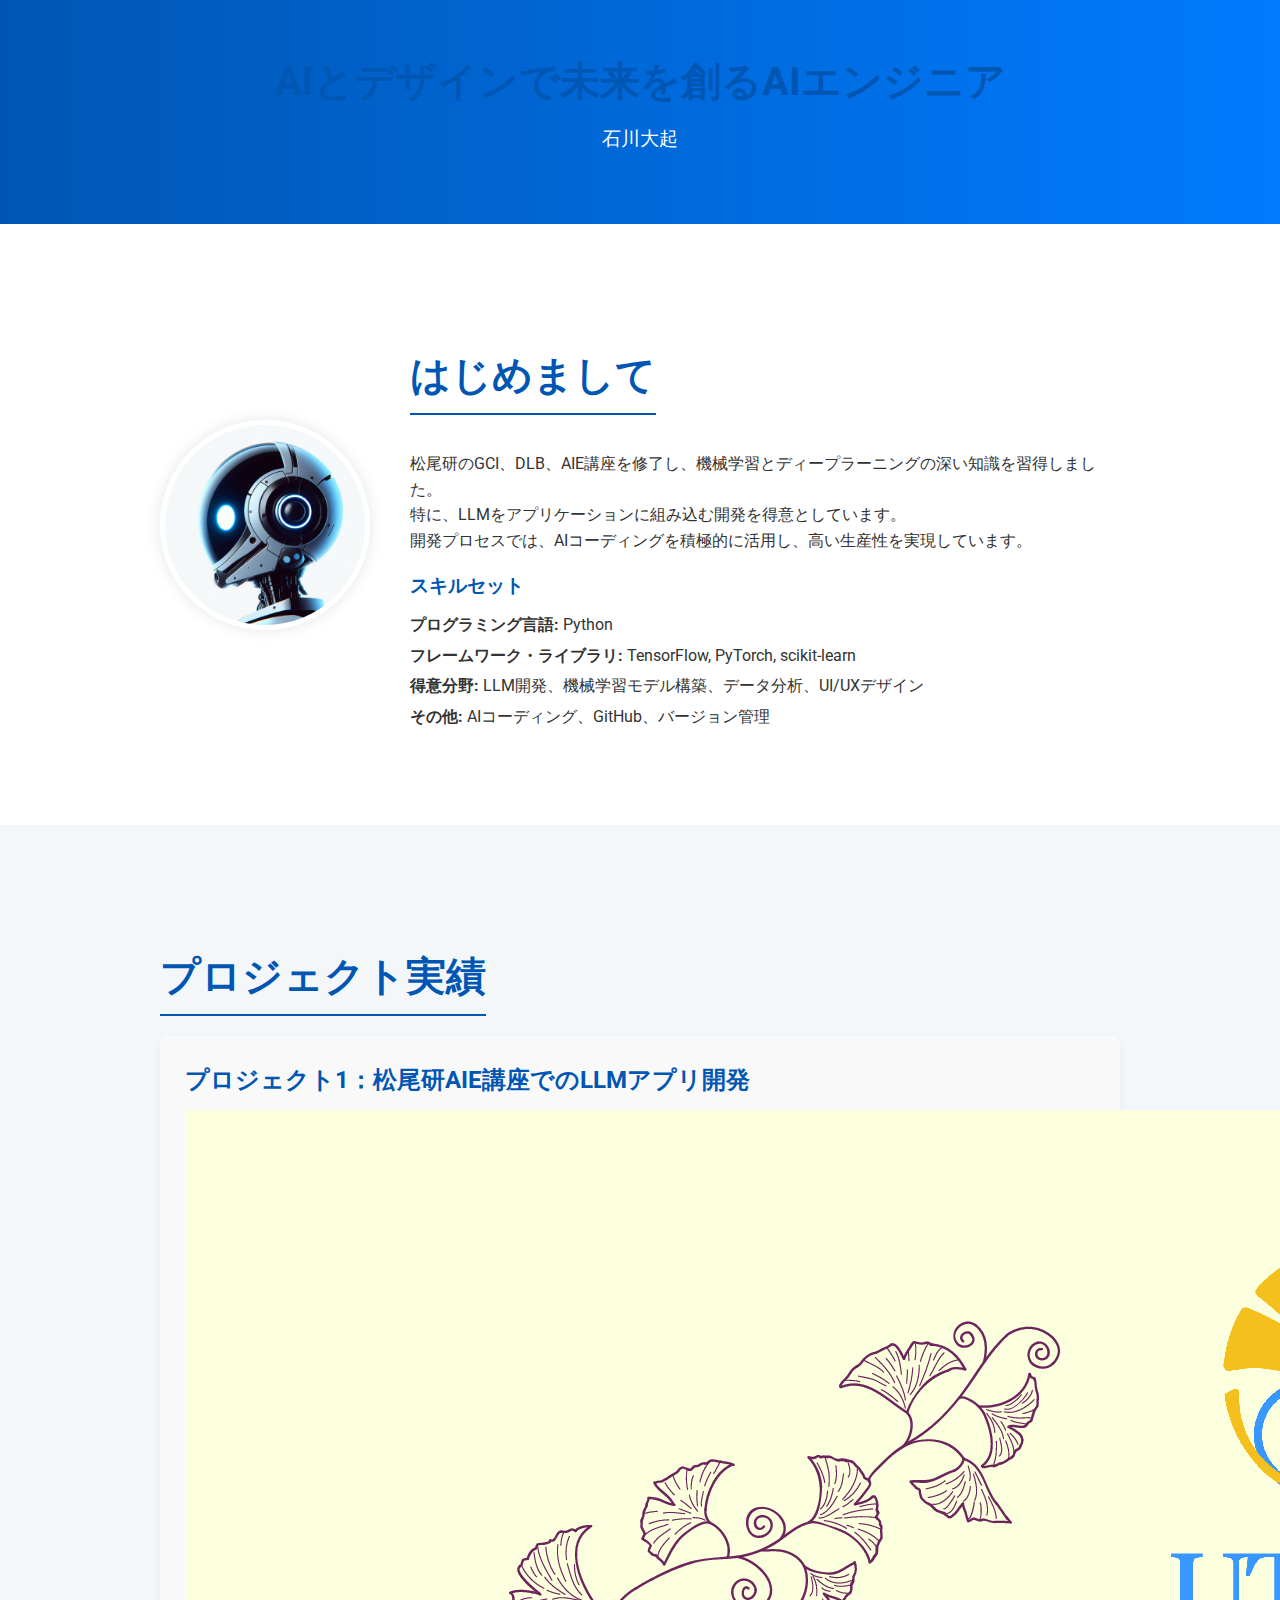
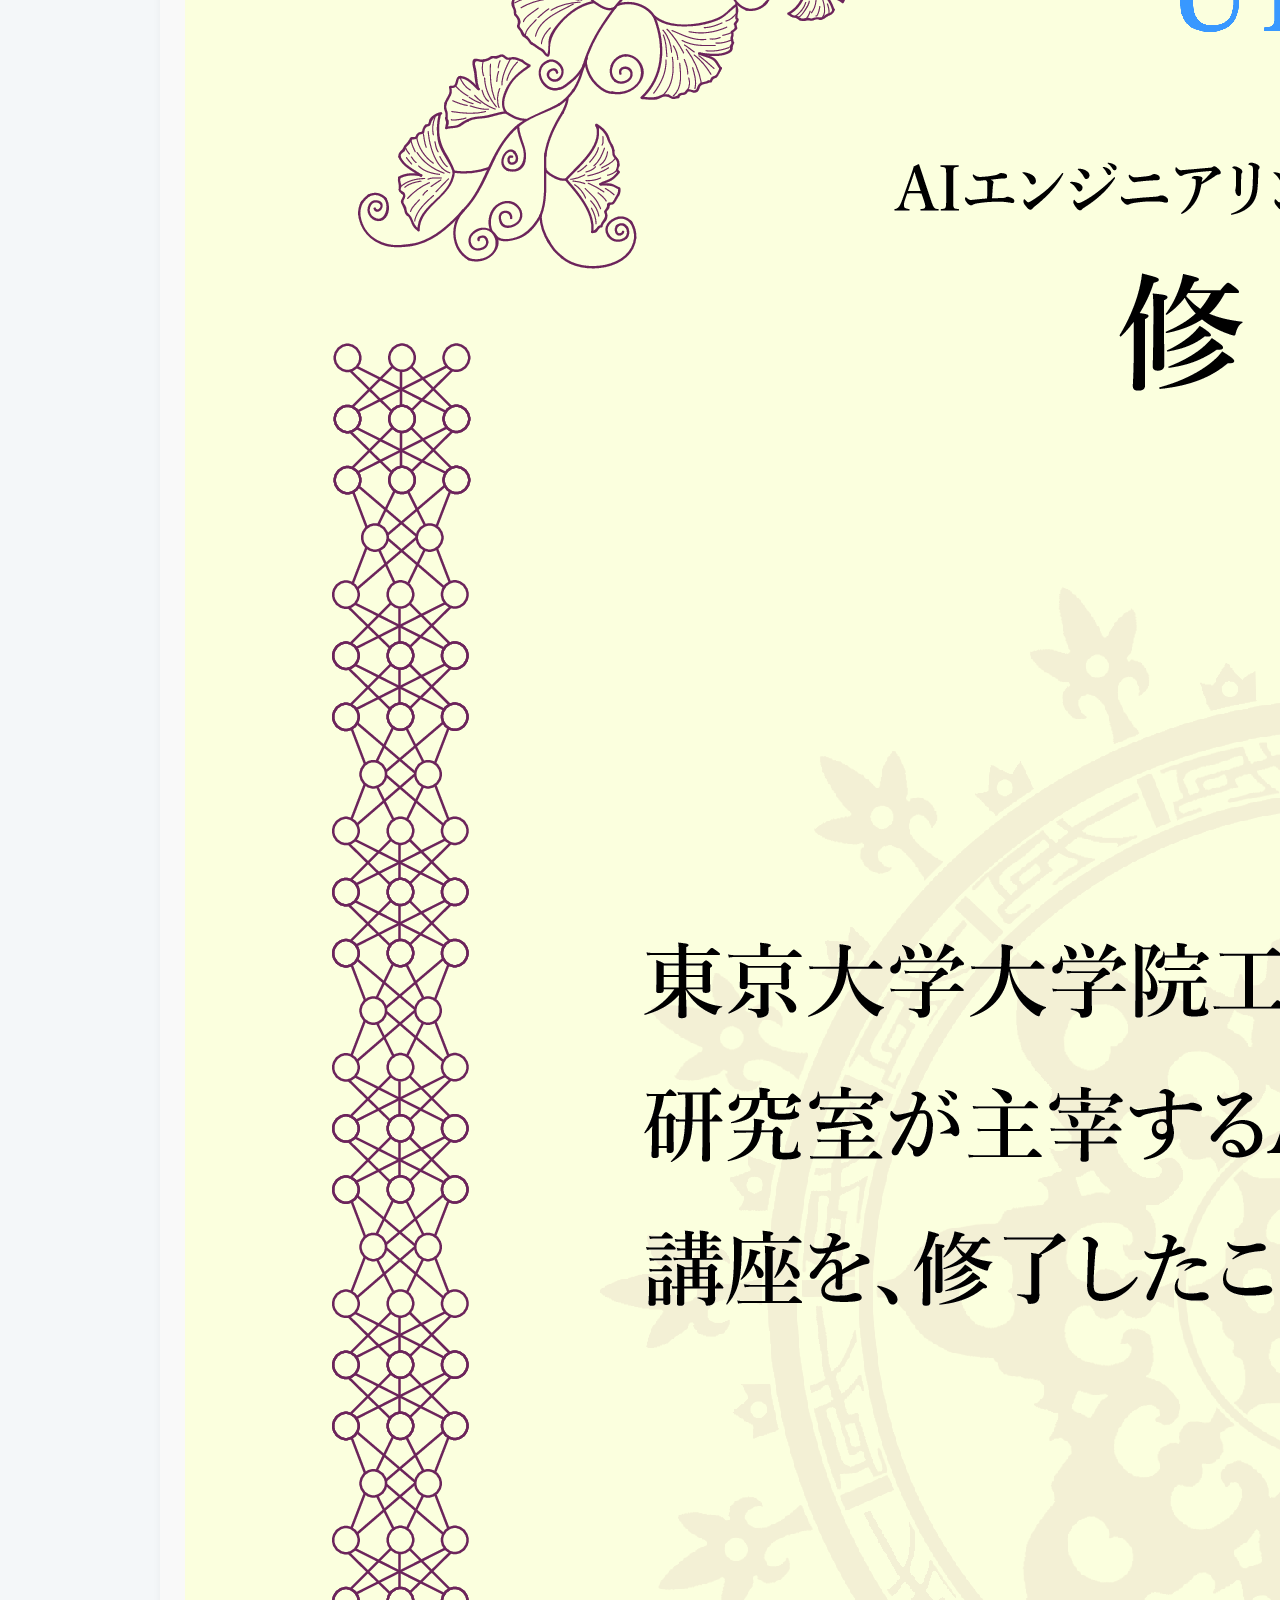
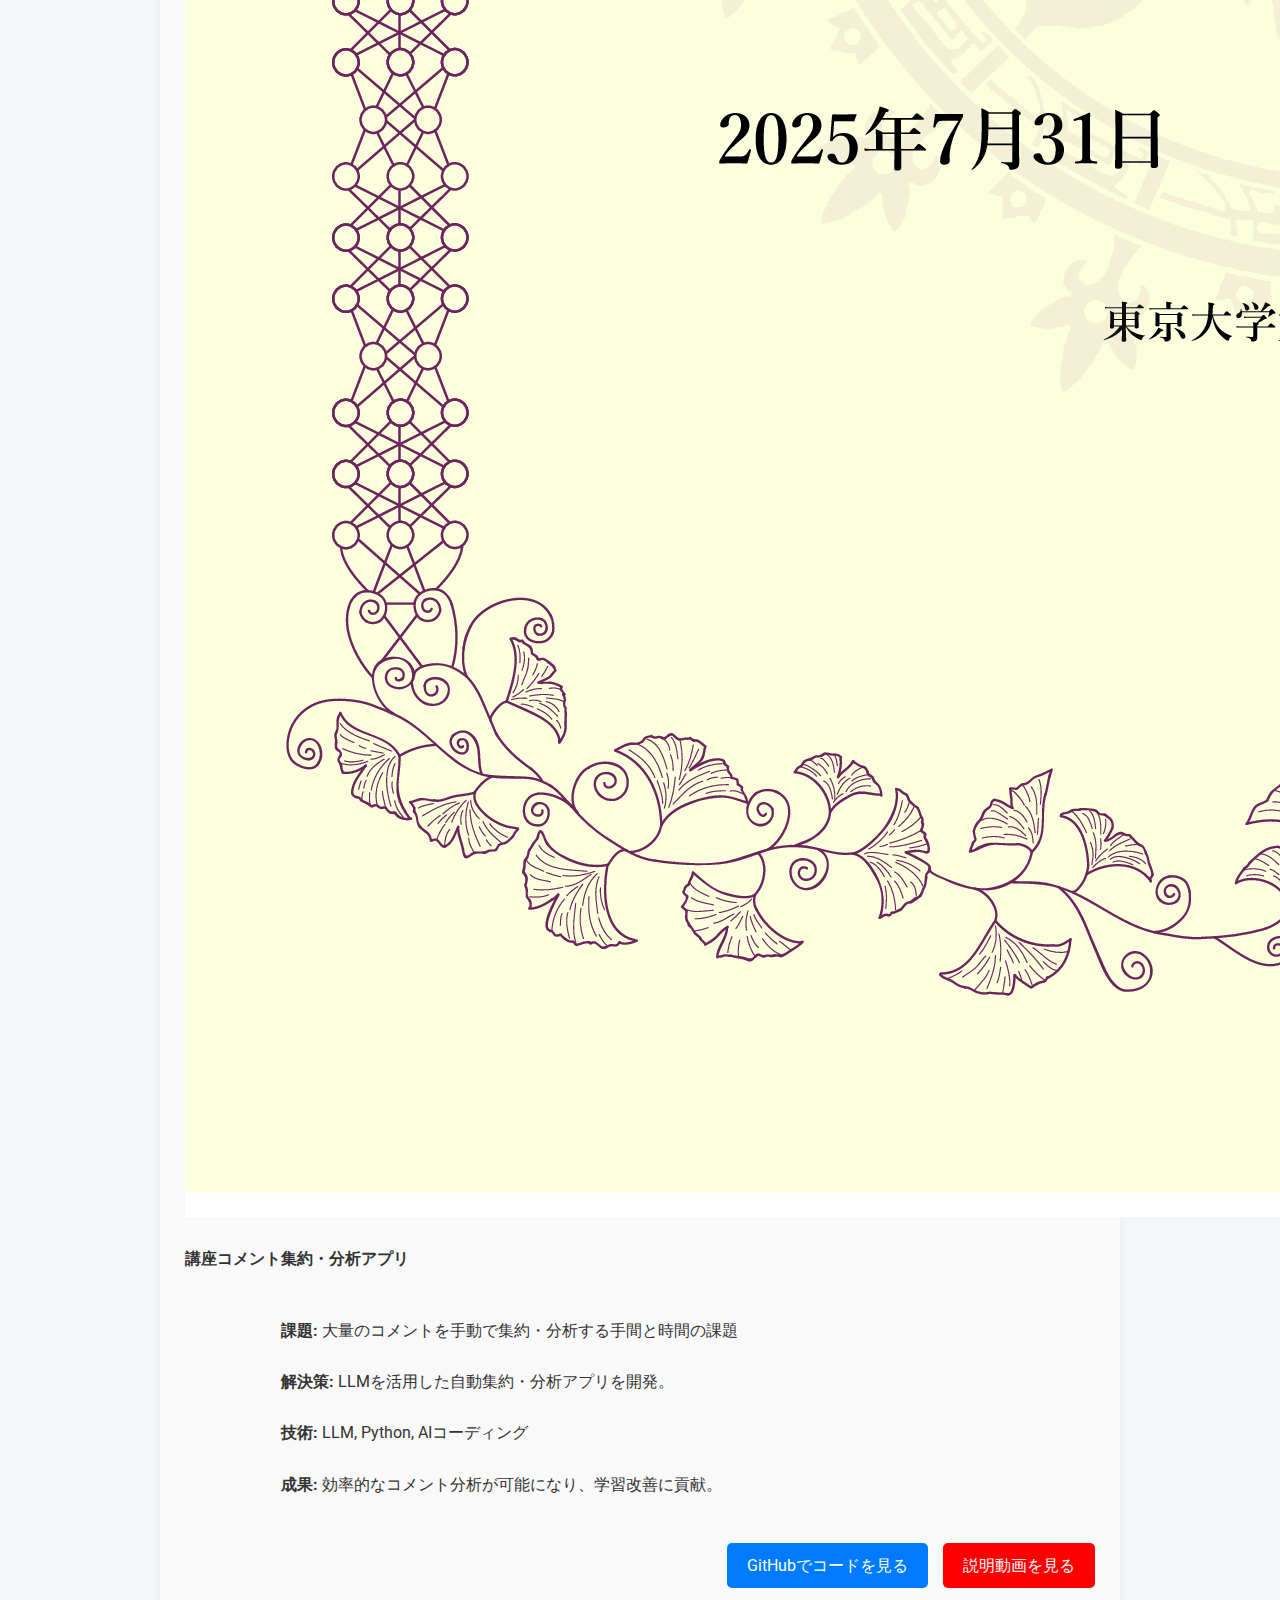
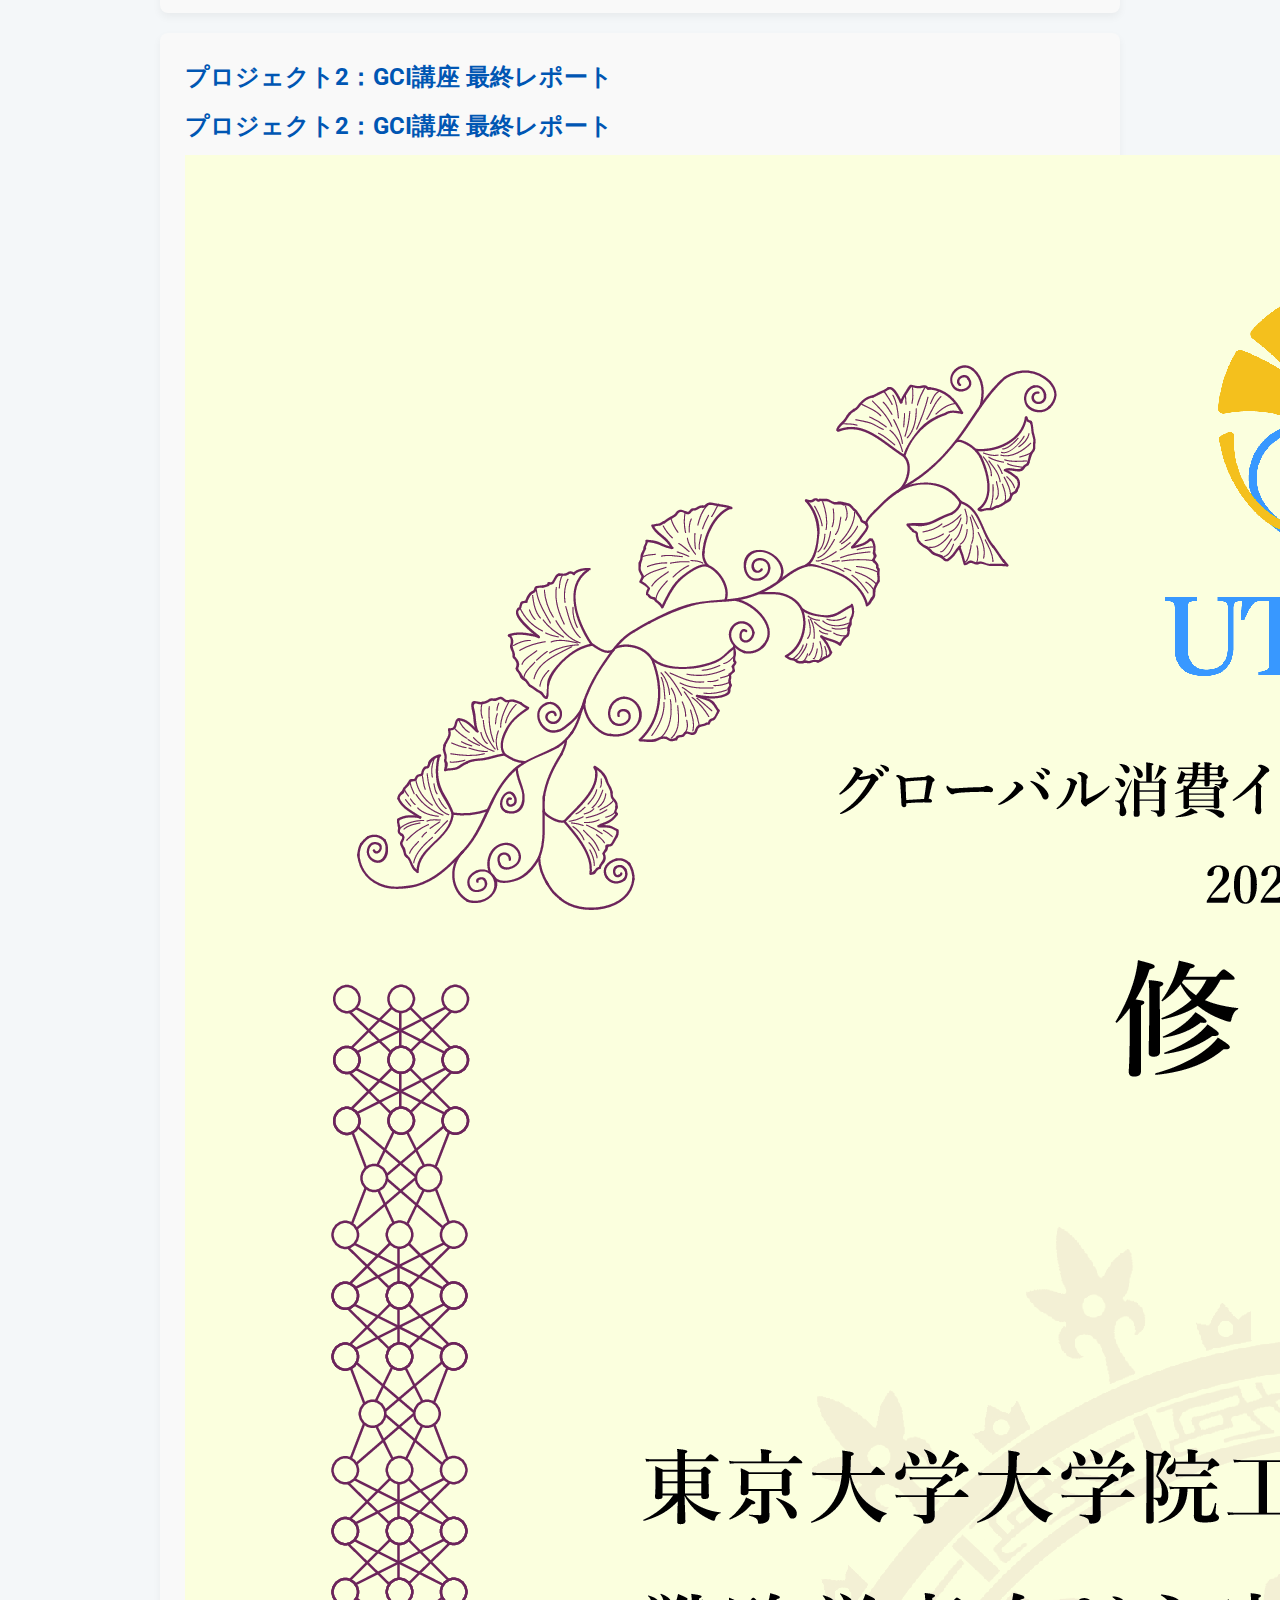
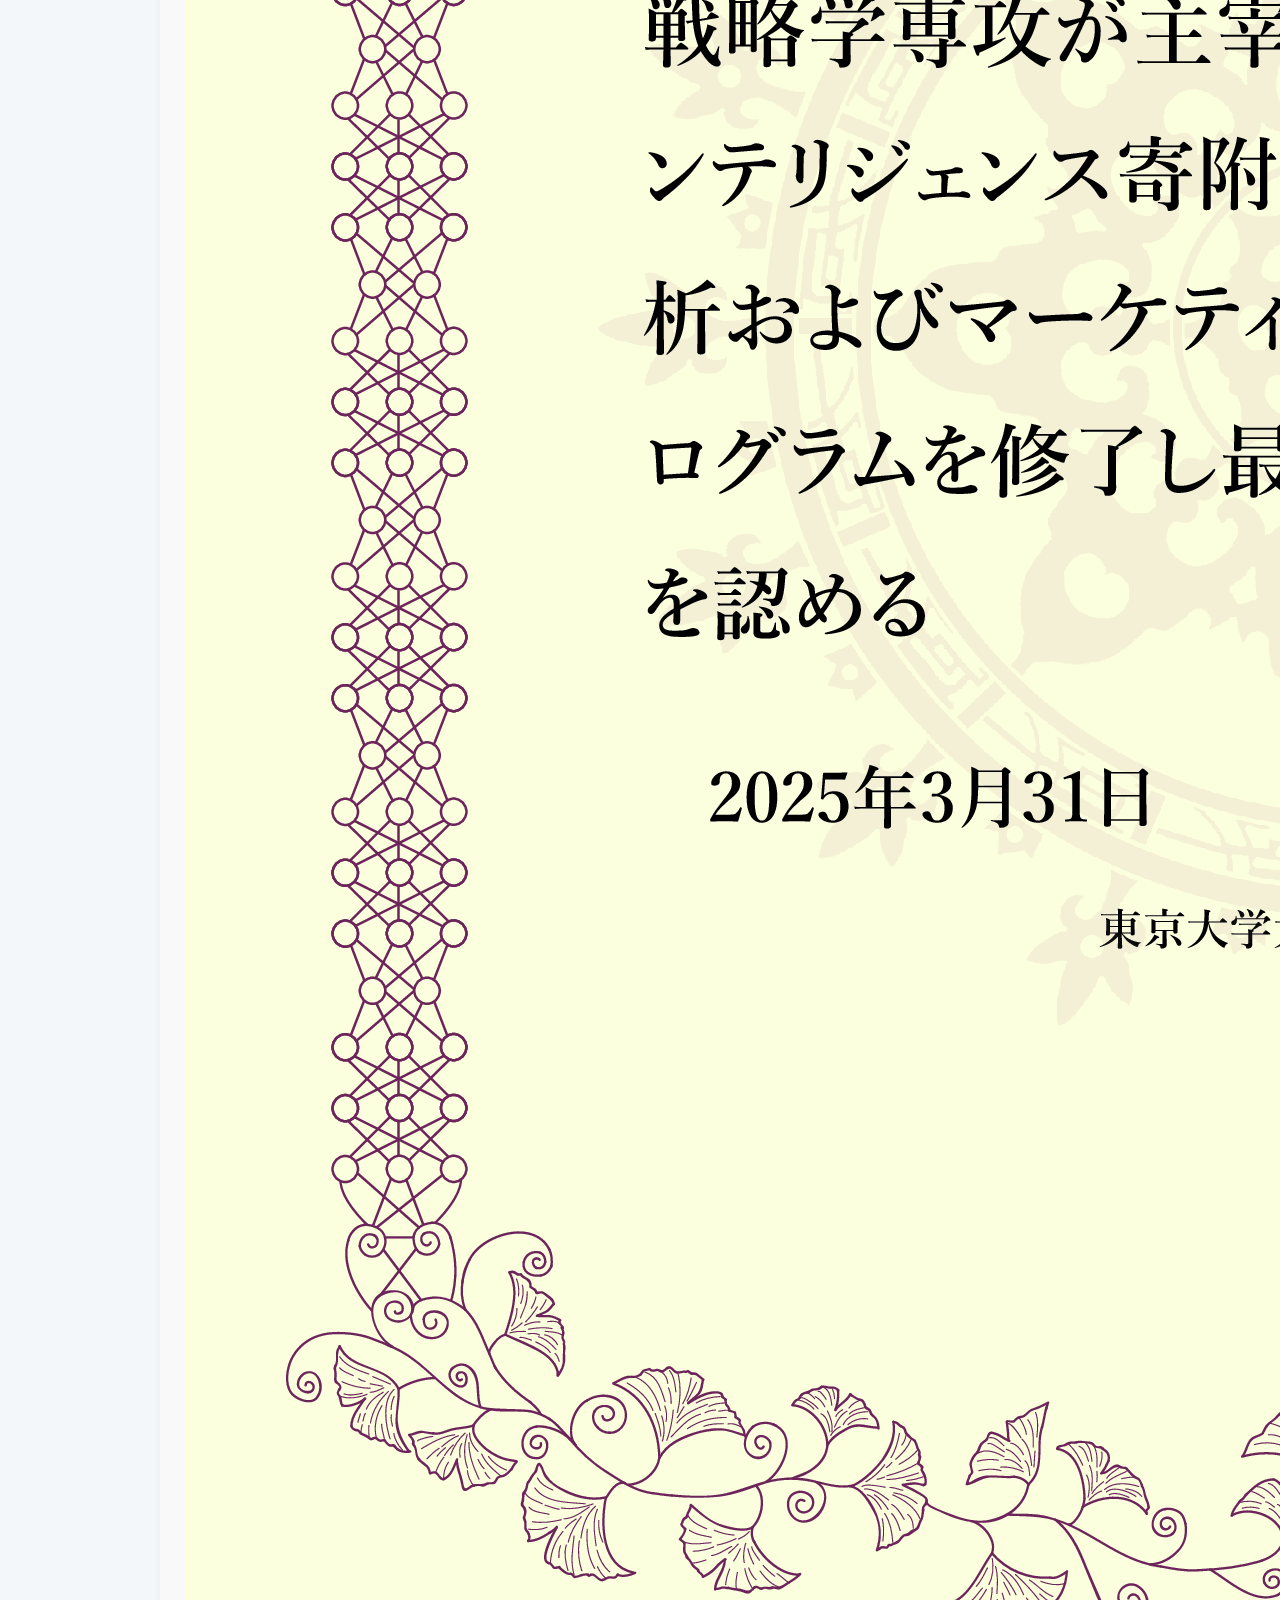
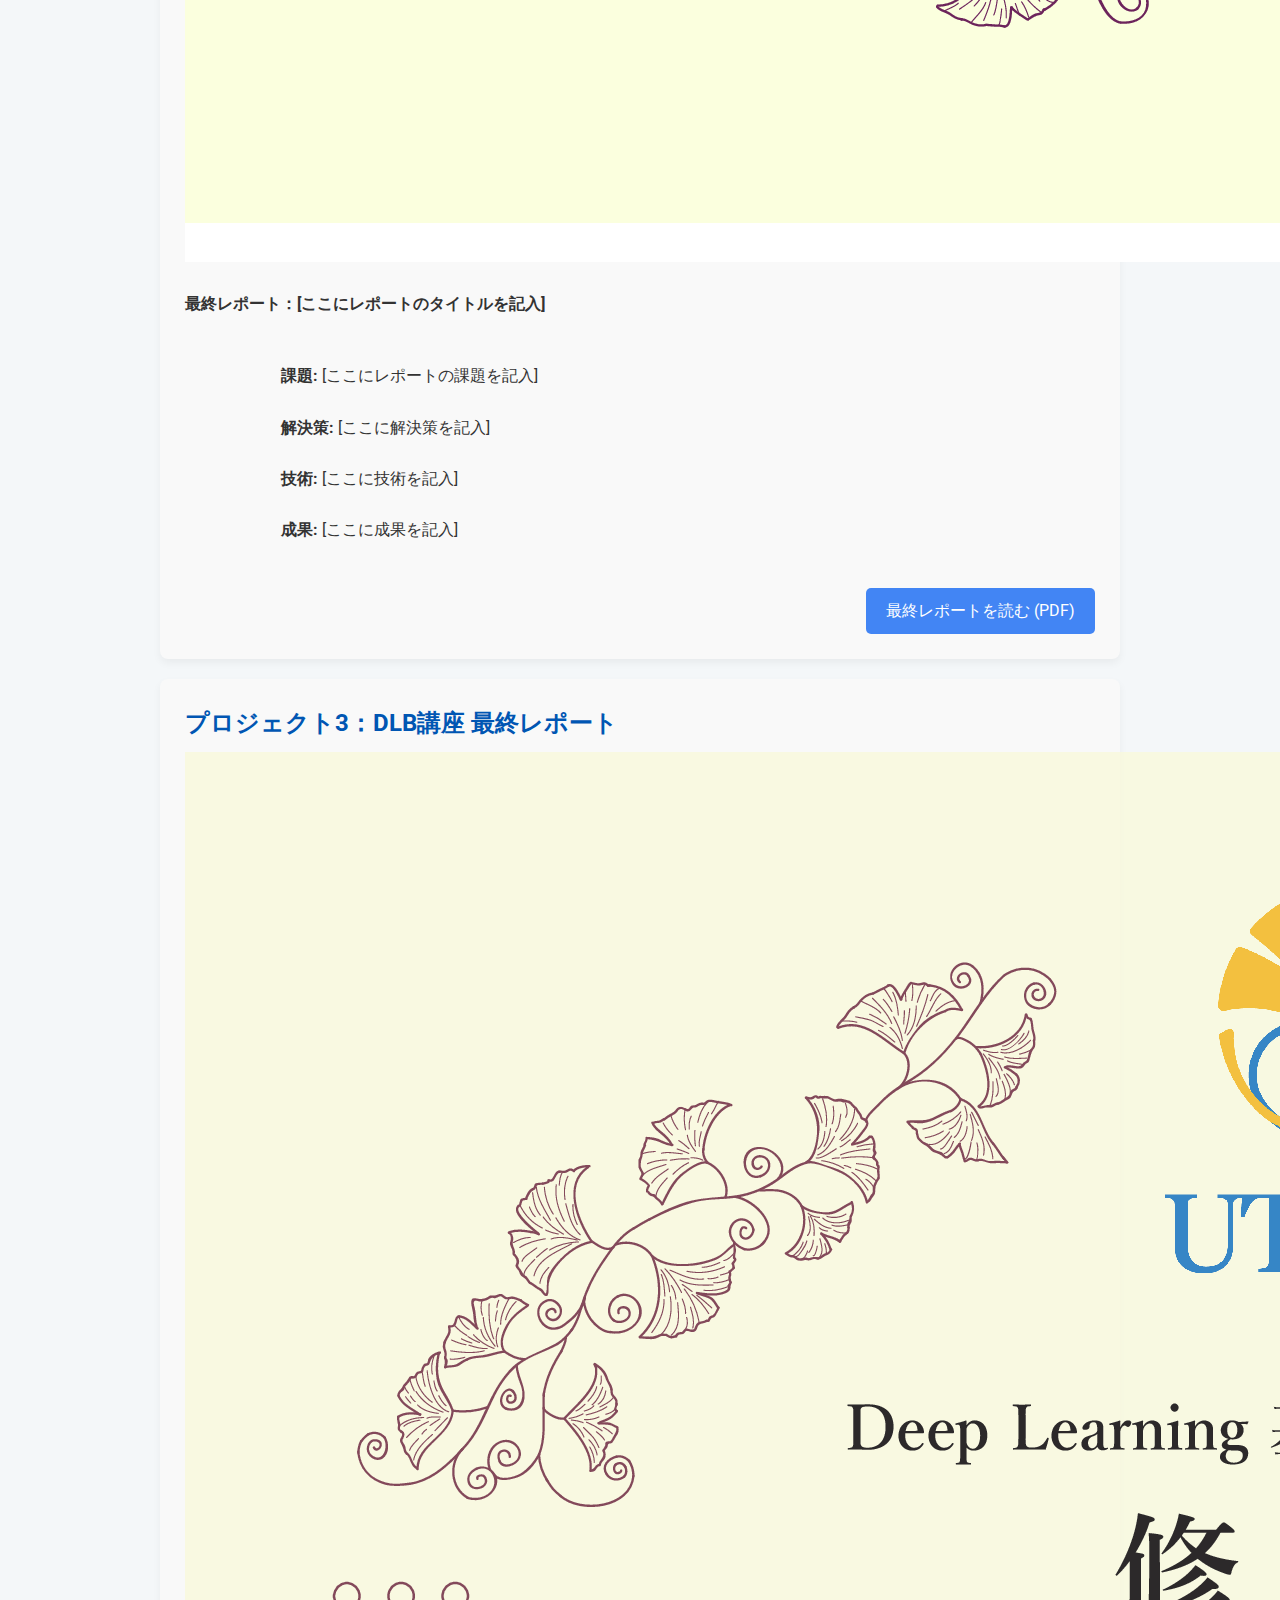
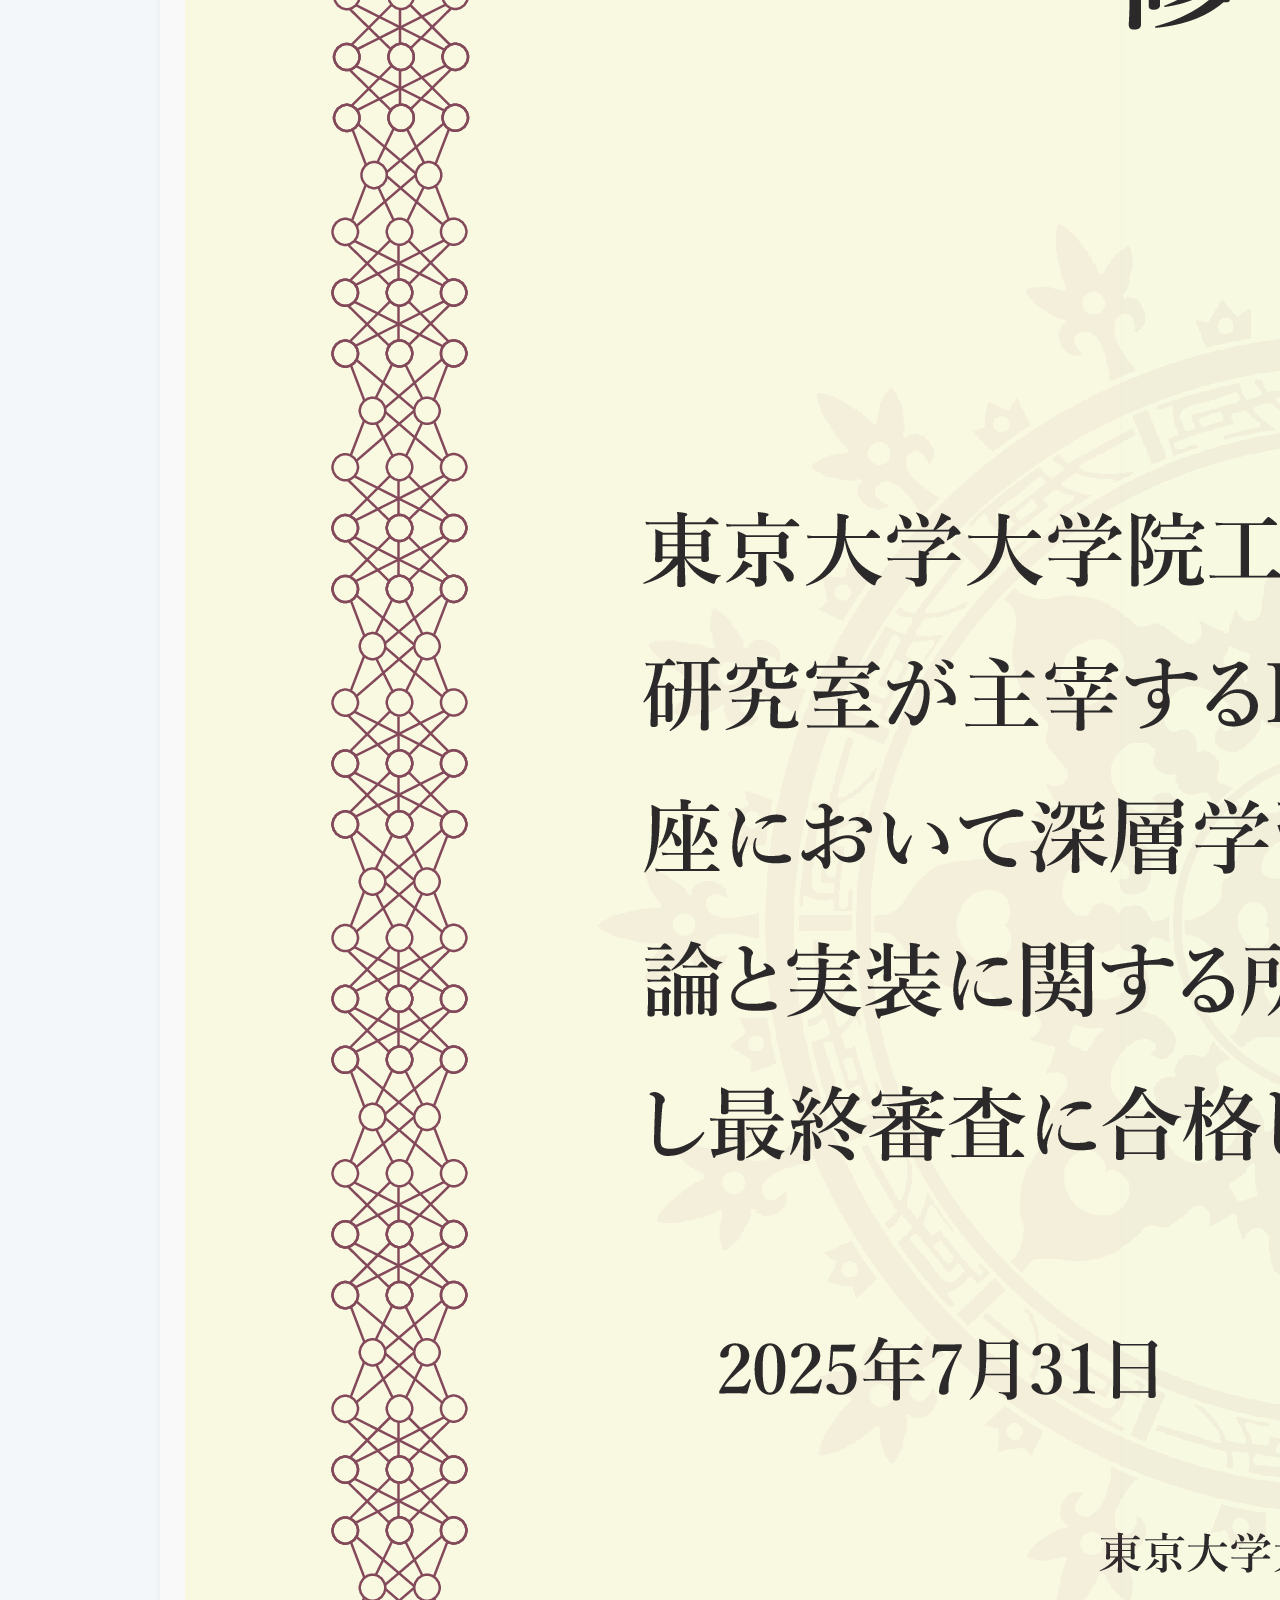
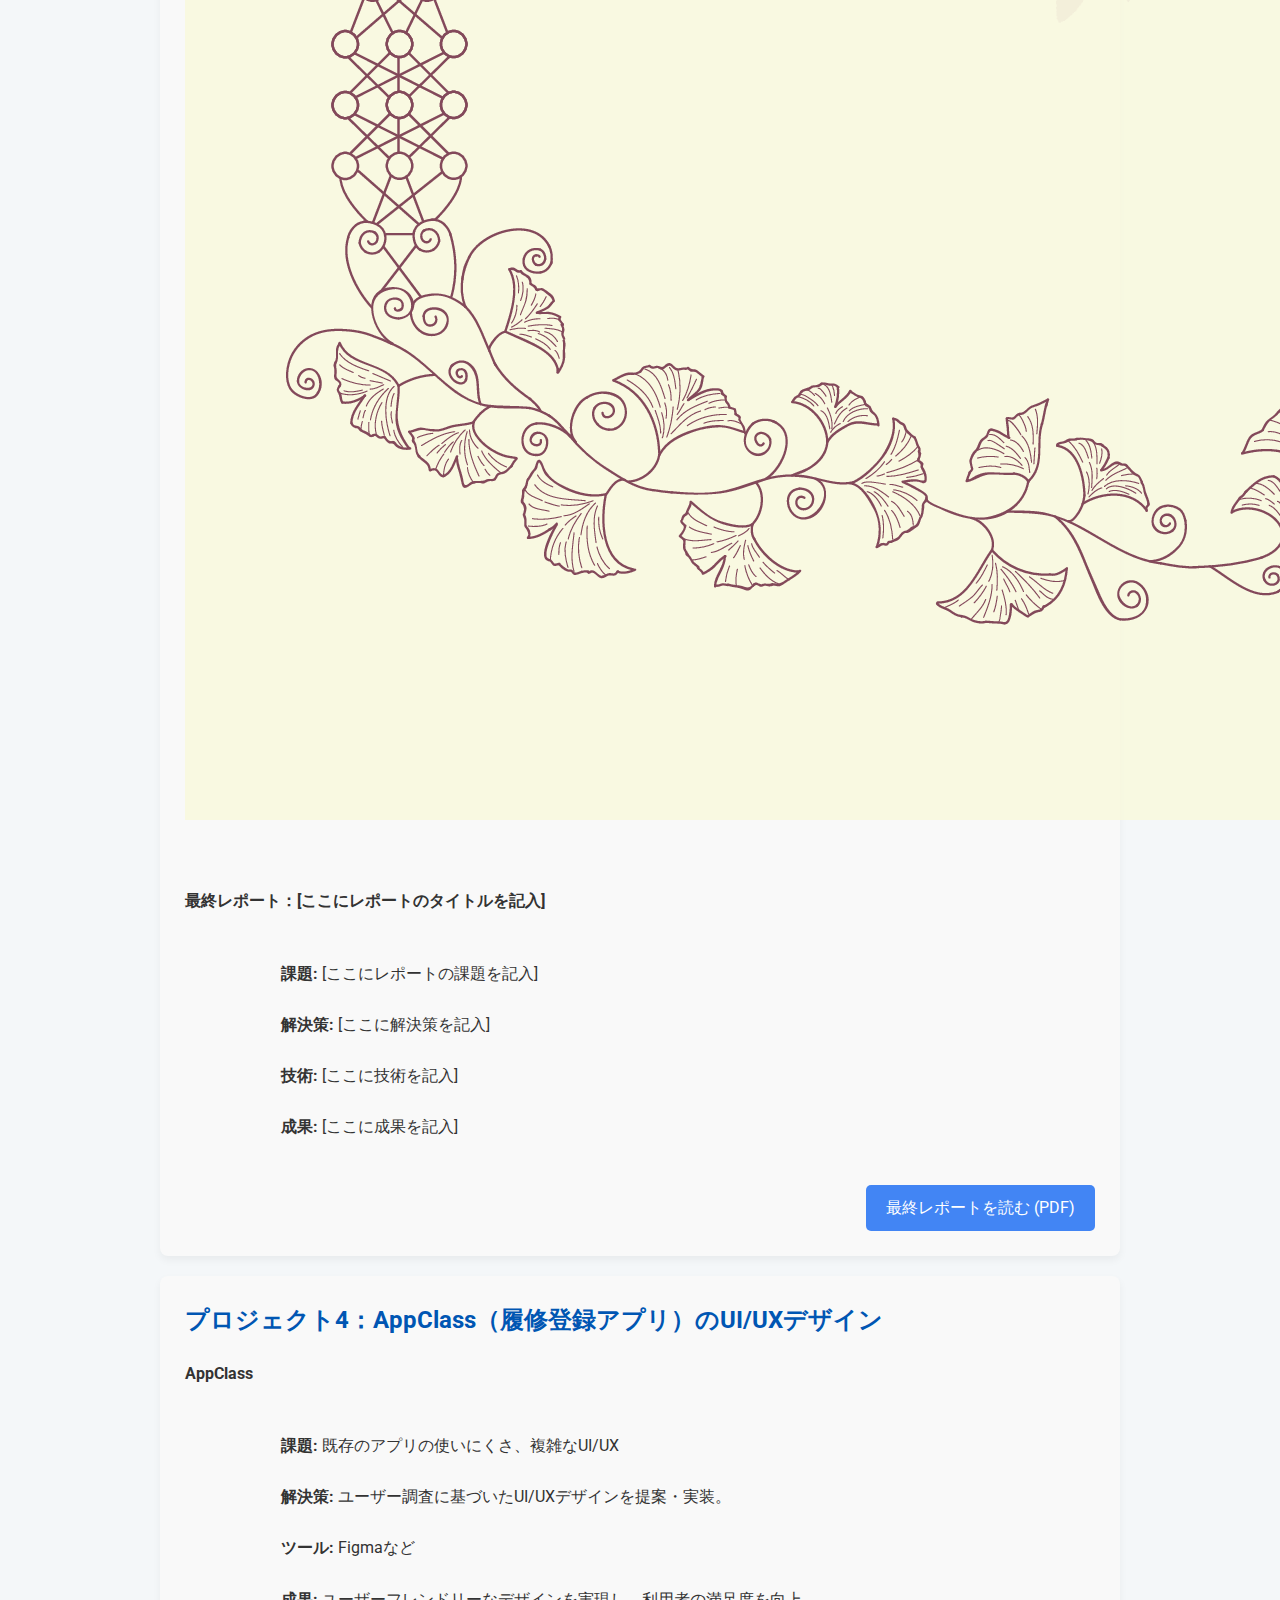
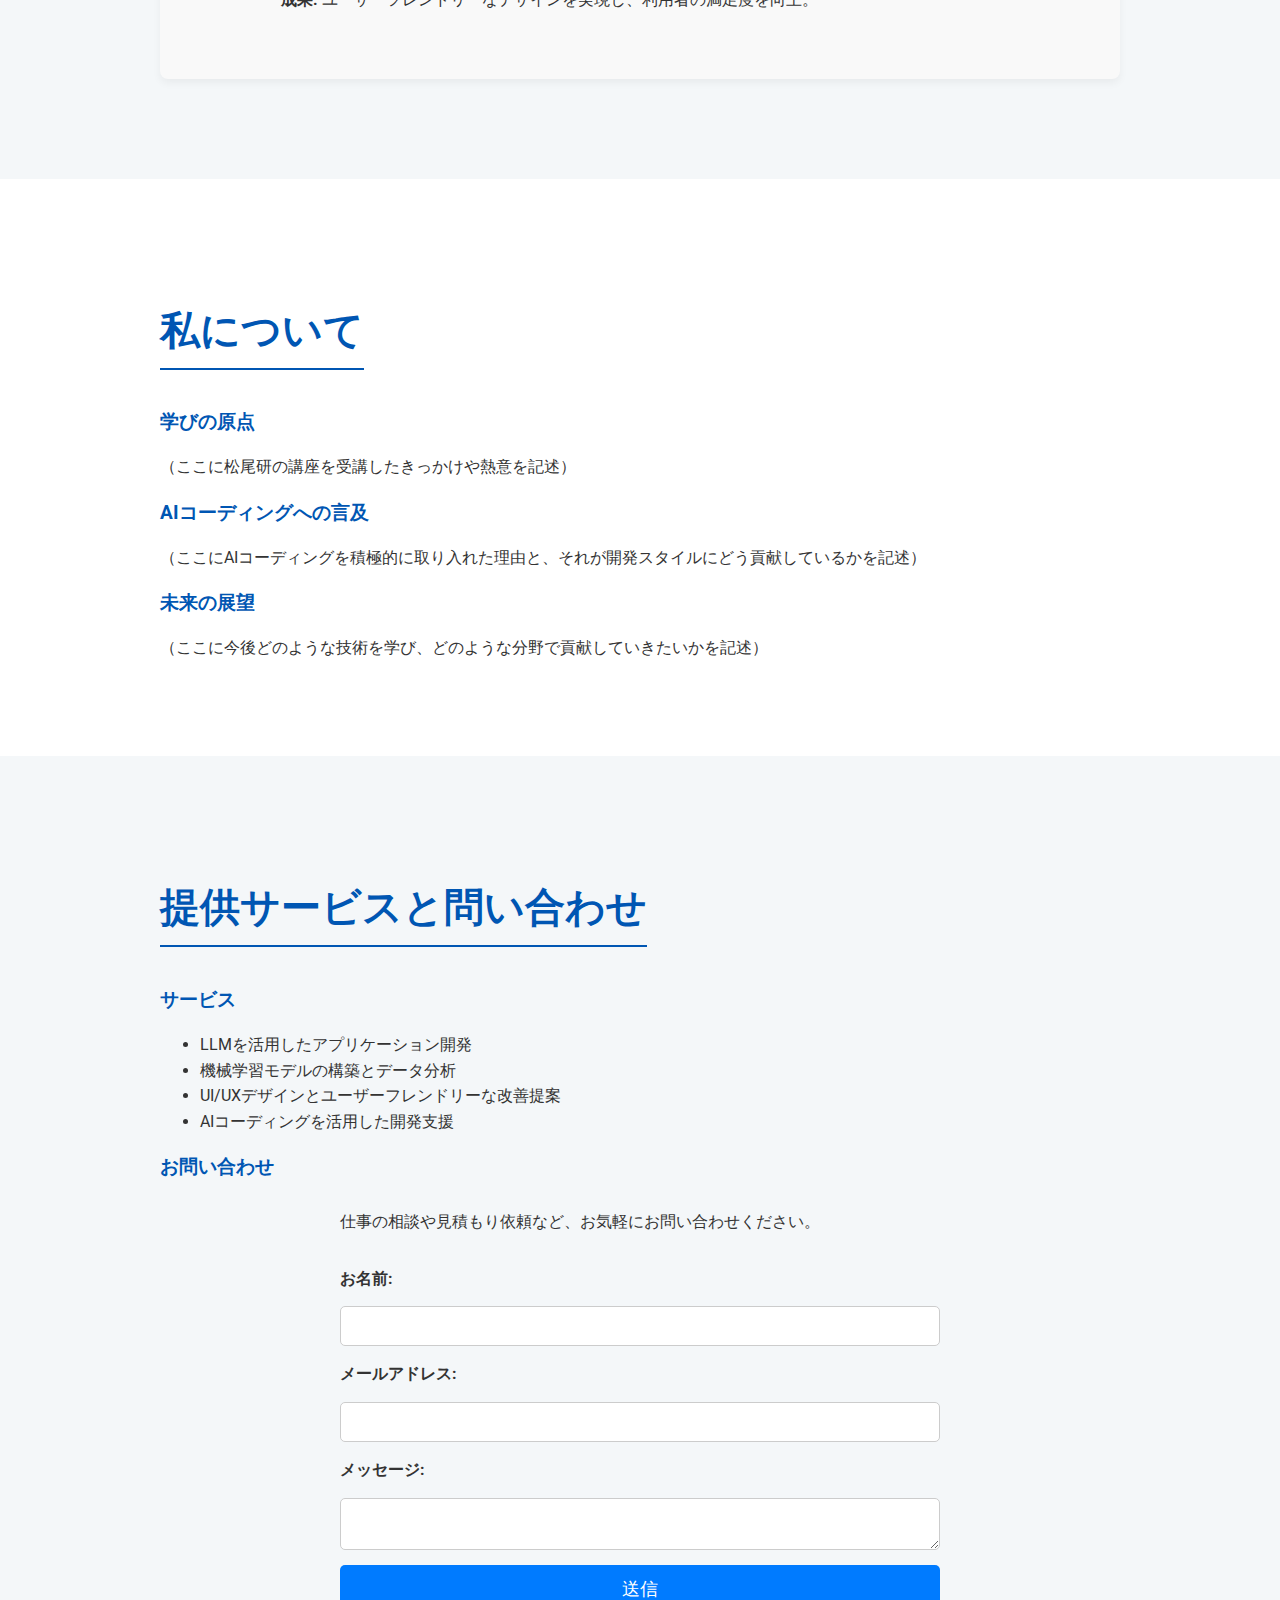
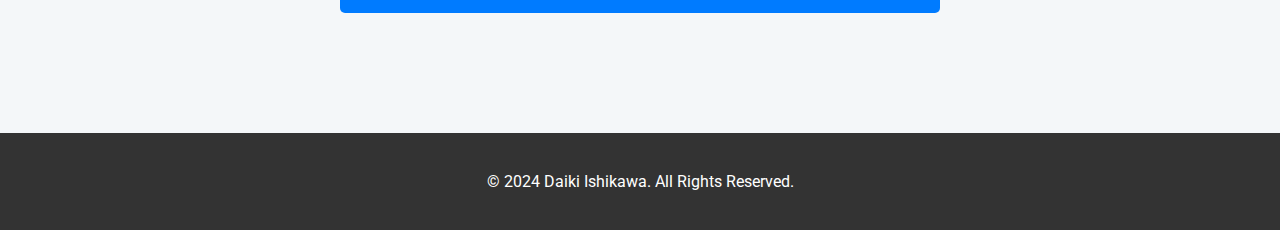
<file: index.html>
<!DOCTYPE html>
<html lang="ja">
<head>
    <meta charset="UTF-8">
    <meta name="viewport" content="width=device-width, initial-scale=1.0">
    <title>DAIKI ISHIKAWA | ポートフォリオ</title>
    <link rel="stylesheet" href="css/style.css">
    <link rel="preconnect" href="https://fonts.googleapis.com">
    <link rel="preconnect" href="https://fonts.gstatic.com" crossorigin>
    <link href="https://fonts.googleapis.com/css2?family=Roboto:wght@400;700&display=swap" rel="stylesheet">
</head>
<body>
    <header>
        <div class="header-content">
            <h1 class="catchphrase">AIとデザインで未来を創るAIエンジニア</h1>
            <p class="name">石川大起</p>
        </div>
    </header>

    <main>
        <section id="about">
            <div class="container">
                <div class="profile-intro">
                    <img src="img/profile.jpg" alt="アイコン" class="profile-photo">
                    <div class="text-content">
                        <h2>はじめまして</h2>
                        <p class="bio">
                            松尾研のGCI、DLB、AIE講座を修了し、機械学習とディープラーニングの深い知識を習得しました。<br>
                            特に、LLMをアプリケーションに組み込む開発を得意としています。<br>
                            開発プロセスでは、AIコーディングを積極的に活用し、高い生産性を実現しています。
                        </p>
                        <h3>スキルセット</h3>
                        <ul class="skills-list">
                            <li><strong>プログラミング言語:</strong> Python</li>
                            <li><strong>フレームワーク・ライブラリ:</strong> TensorFlow, PyTorch, scikit-learn</li>
                            <li><strong>得意分野:</strong> LLM開発、機械学習モデル構築、データ分析、UI/UXデザイン</li>
                            <li><strong>その他:</strong> AIコーディング、GitHub、バージョン管理</li>
                        </ul>
                    </div>
                </div>
            </div>
        </section>

        <section id="projects">
            <div class="container">
                <h2>プロジェクト実績</h2>
                <div class="project-item">
                    <div class="project-header">
                        <h3>プロジェクト1：松尾研AIE講座でのLLMアプリ開発</h3>
                        <img src="img/certificate_AIE.png" alt="AIE講座修了証" class="certificate-img">
                    </div>
                <h4>講座コメント集約・分析アプリ</h4>
                    <p class="project-description">
                        <strong>課題:</strong> 大量のコメントを手動で集約・分析する手間と時間の課題<br>
                        <strong>解決策:</strong> LLMを活用した自動集約・分析アプリを開発。<br>
                        <strong>技術:</strong> LLM, Python, AIコーディング<br>
                        <strong>成果:</strong> 効率的なコメント分析が可能になり、学習改善に貢献。
                    </p>
                    <div class="project-links">
                        <a href="https://github.com/KamikiKei/portfolio" target="_blank" class="github-link">GitHubでコードを見る</a>
                        <a href="https://youtu.be/nsX54D3WP0Q" target="_blank" class="video-link">説明動画を見る</a>
                    </div>
                </div>
                <div class="project-item">
                    <h3>プロジェクト2：GCI講座 最終レポート</h3>
                    <div class="project-header">
                        <h3>プロジェクト2：GCI講座 最終レポート</h3>
                        <img src="img/certificate_GCI.png" alt="GCI講座修了証" class="certificate-img">
                    </div>
                    <h4>最終レポート：[ここにレポートのタイトルを記入]</h4>
                    <p class="project-description">
                        <strong>課題:</strong> [ここにレポートの課題を記入]<br>
                        <strong>解決策:</strong> [ここに解決策を記入]<br>
                        <strong>技術:</strong> [ここに技術を記入]<br>
                        <strong>成果:</strong> [ここに成果を記入]
                    </p>
                    <div class="project-links">
                        <a href="reports/gci_report.pdf" target="_blank" rel="noopener noreferrer" class="report-link">最終レポートを読む (PDF)</a>
                    </div>
                </div>
                <div class="project-item">
                    <div class="project-header">
                        <h3>プロジェクト3：DLB講座 最終レポート</h3>
                        <img src="img/certificate_DLB.png" alt="DLB講座修了証" class="certificate-img">
                    </div>
                    <h4>最終レポート：[ここにレポートのタイトルを記入]</h4>
                    <p class="project-description">
                        <strong>課題:</strong> [ここにレポートの課題を記入]<br>
                        <strong>解決策:</strong> [ここに解決策を記入]<br>
                        <strong>技術:</strong> [ここに技術を記入]<br>
                        <strong>成果:</strong> [ここに成果を記入]
                    </p>
                    <div class="project-links">
                        <a href="reports/dlb_report.pdf" target="_blank" rel="noopener noreferrer" class="report-link">最終レポートを読む (PDF)</a>
                    </div>
                </div>
                <div class="project-item">
                    <h3>プロジェクト4：AppClass（履修登録アプリ）のUI/UXデザイン</h3>
                    <h4>AppClass</h4>
                    <p class="project-description">
                        <strong>課題:</strong> 既存のアプリの使いにくさ、複雑なUI/UX<br>
                        <strong>解決策:</strong> ユーザー調査に基づいたUI/UXデザインを提案・実装。<br>
                        <strong>ツール:</strong> Figmaなど<br>
                        <strong>成果:</strong> ユーザーフレンドリーなデザインを実現し、利用者の満足度を向上。
                    </p>
                </div>
            </div>
        </section>

        <section id="story">
            <div class="container">
                <h2>私について</h2>
                <h3>学びの原点</h3>
                <p>
                    （ここに松尾研の講座を受講したきっかけや熱意を記述）
                </p>
                <h3>AIコーディングへの言及</h3>
                <p>
                    （ここにAIコーディングを積極的に取り入れた理由と、それが開発スタイルにどう貢献しているかを記述）
                </p>
                <h3>未来の展望</h3>
                <p>
                    （ここに今後どのような技術を学び、どのような分野で貢献していきたいかを記述）
                </p>
            </div>
        </section>

        <section id="contact">
            <div class="container">
                <h2>提供サービスと問い合わせ</h2>
                <h3>サービス</h3>
                <ul class="services-list">
                    <li>LLMを活用したアプリケーション開発</li>
                    <li>機械学習モデルの構築とデータ分析</li>
                    <li>UI/UXデザインとユーザーフレンドリーな改善提案</li>
                    <li>AIコーディングを活用した開発支援</li>
                </ul>
                <h3>お問い合わせ</h3>
                <form action="https://formspree.io/f/your-form-id" method="POST">
                    <p>仕事の相談や見積もり依頼など、お気軽にお問い合わせください。</p>
                    <label for="name">お名前:</label>
                    <input type="text" id="name" name="name" required>
                    <label for="email">メールアドレス:</label>
                    <input type="email" id="email" name="_replyto" required>
                    <label for="message">メッセージ:</label>
                    <textarea id="message" name="message" required></textarea>
                    <button type="submit">送信</button>
                </form>
            </div>
        </section>
    </main>

    <footer>
        <p>&copy; 2024 Daiki Ishikawa. All Rights Reserved.</p>
    </footer>
</body>
</html>
</file>
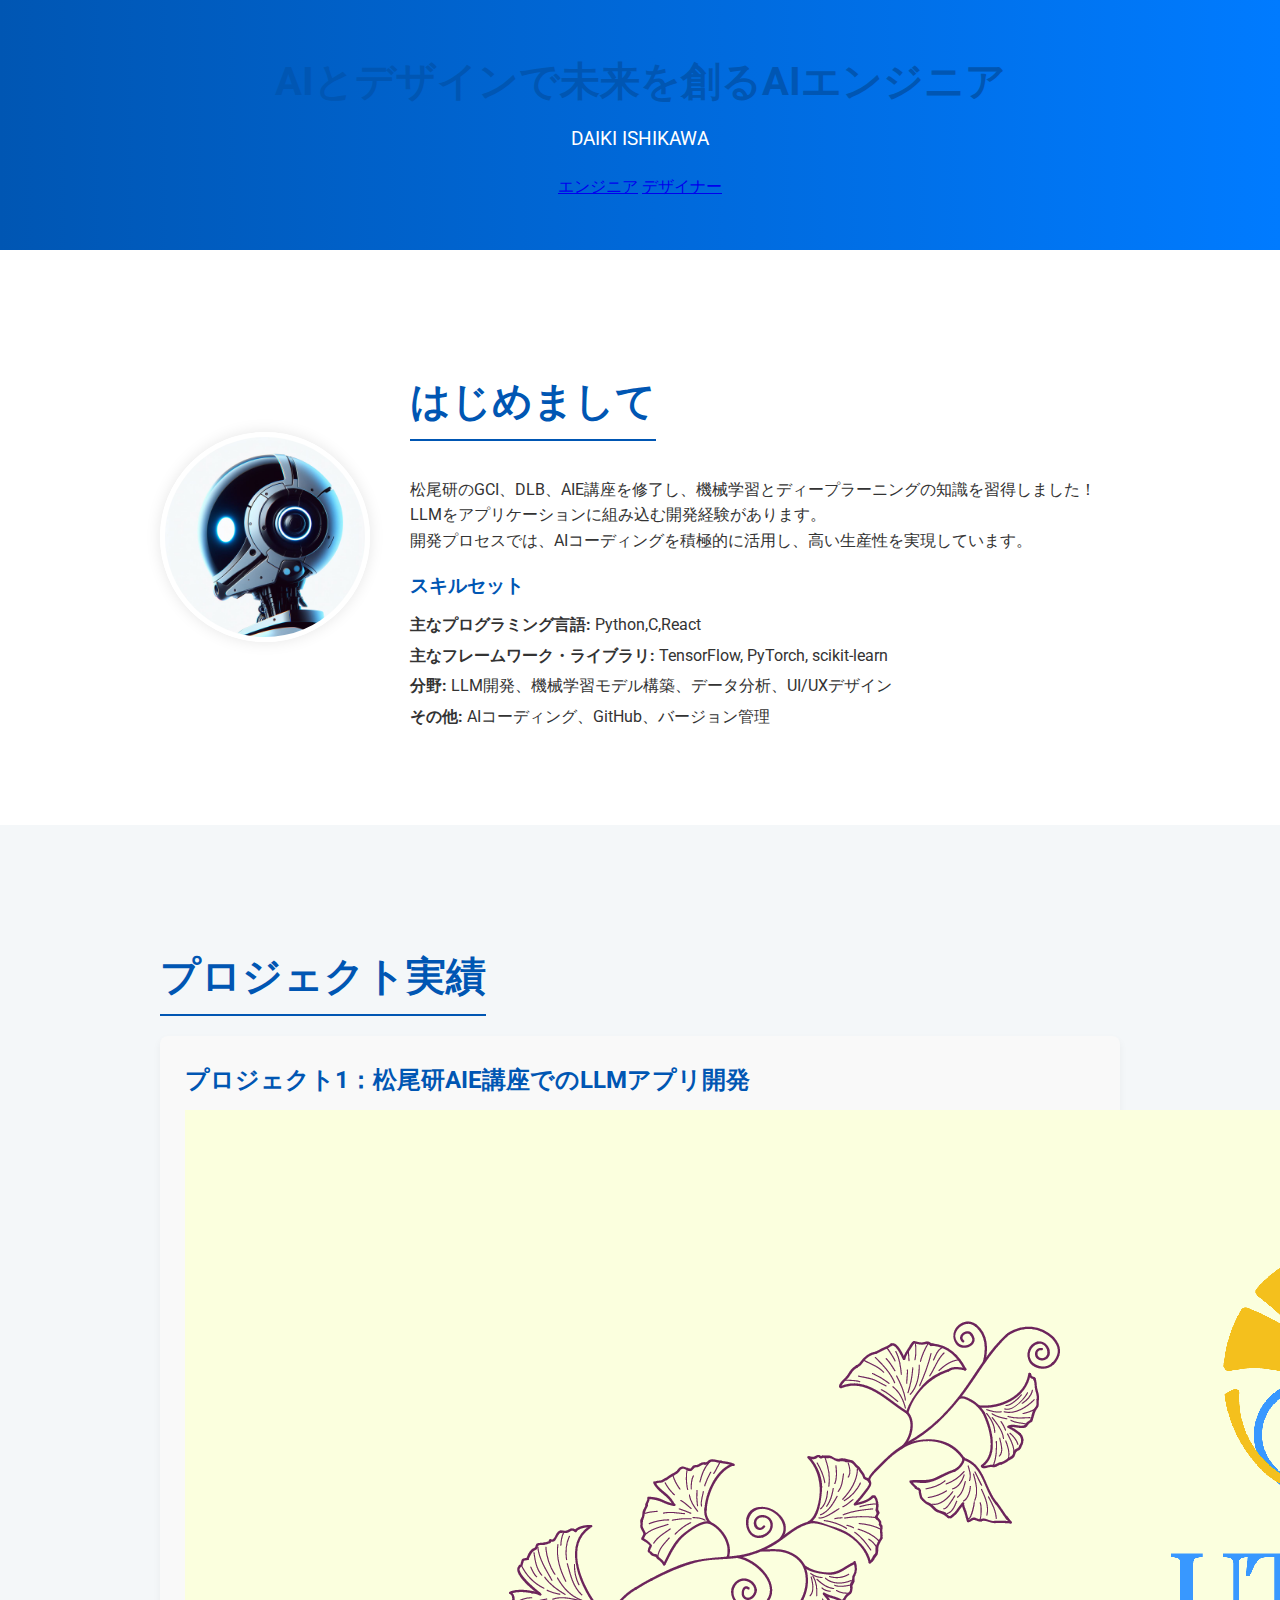
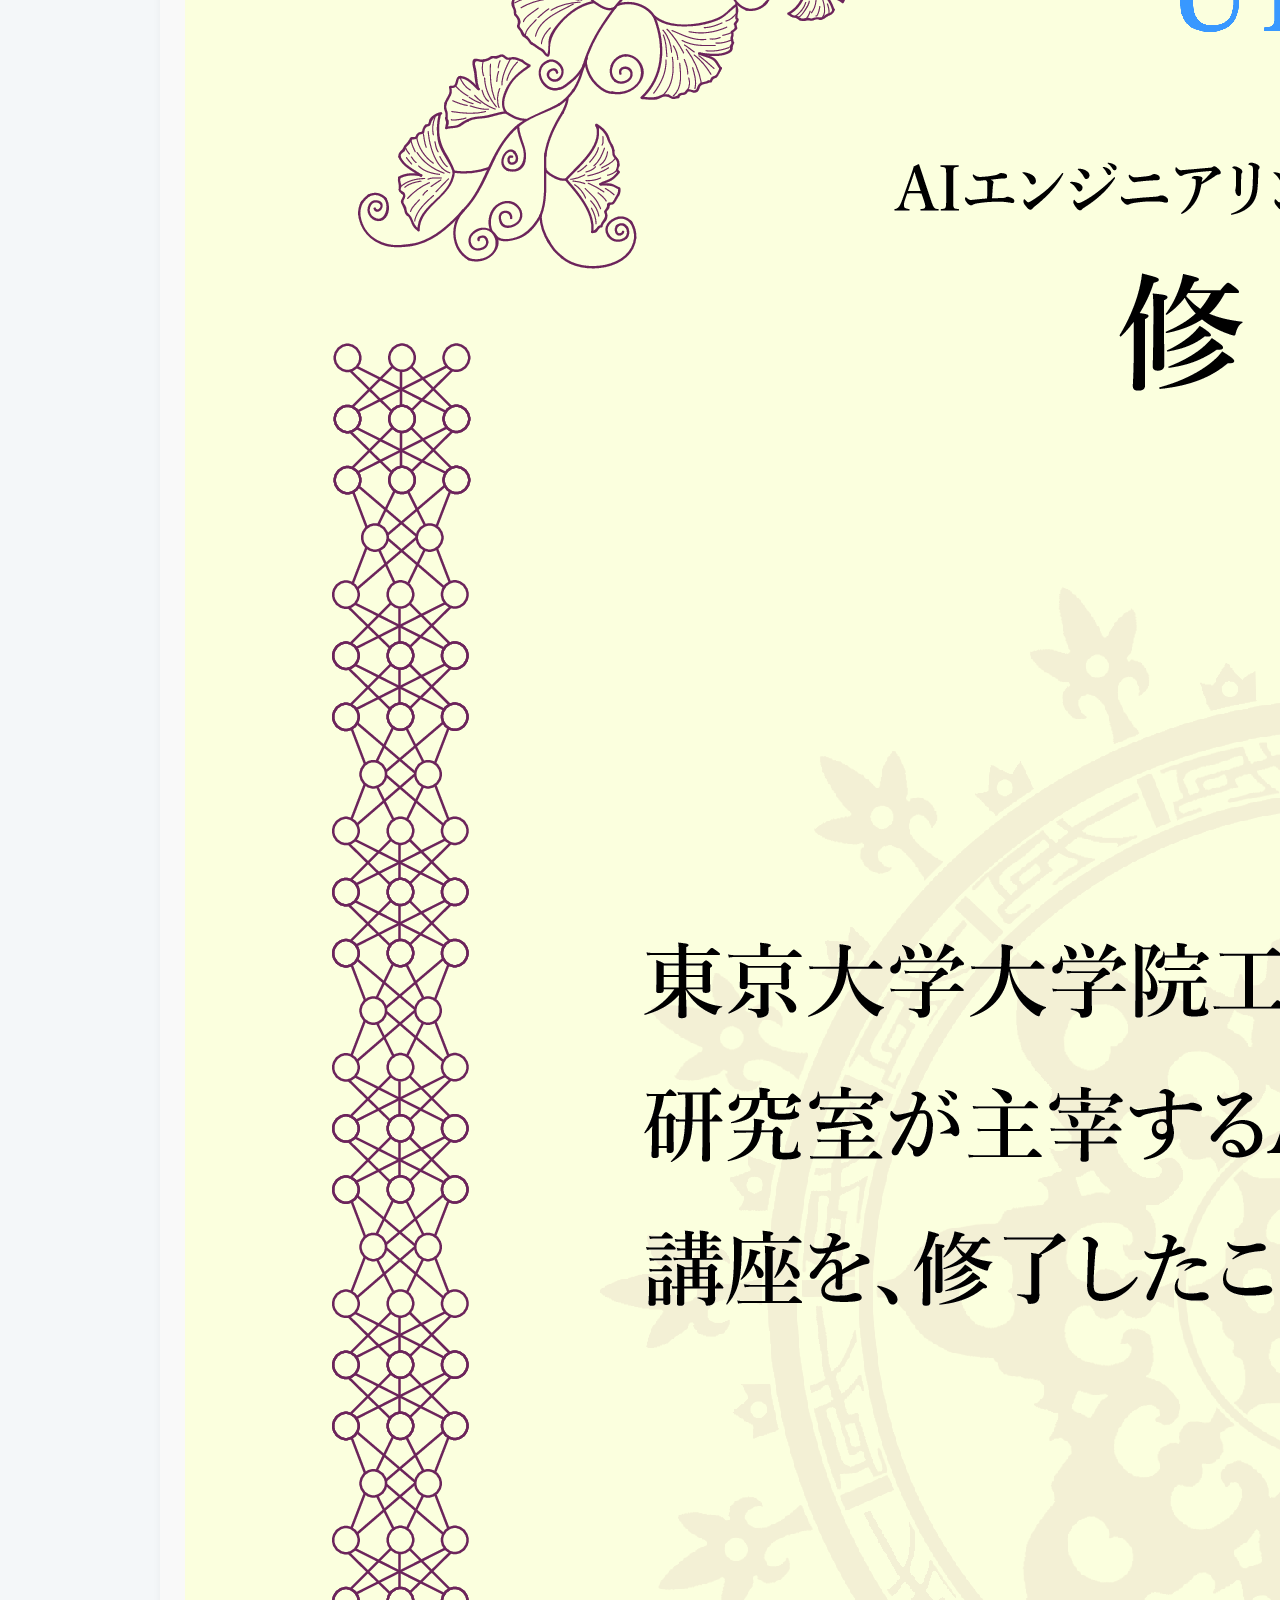
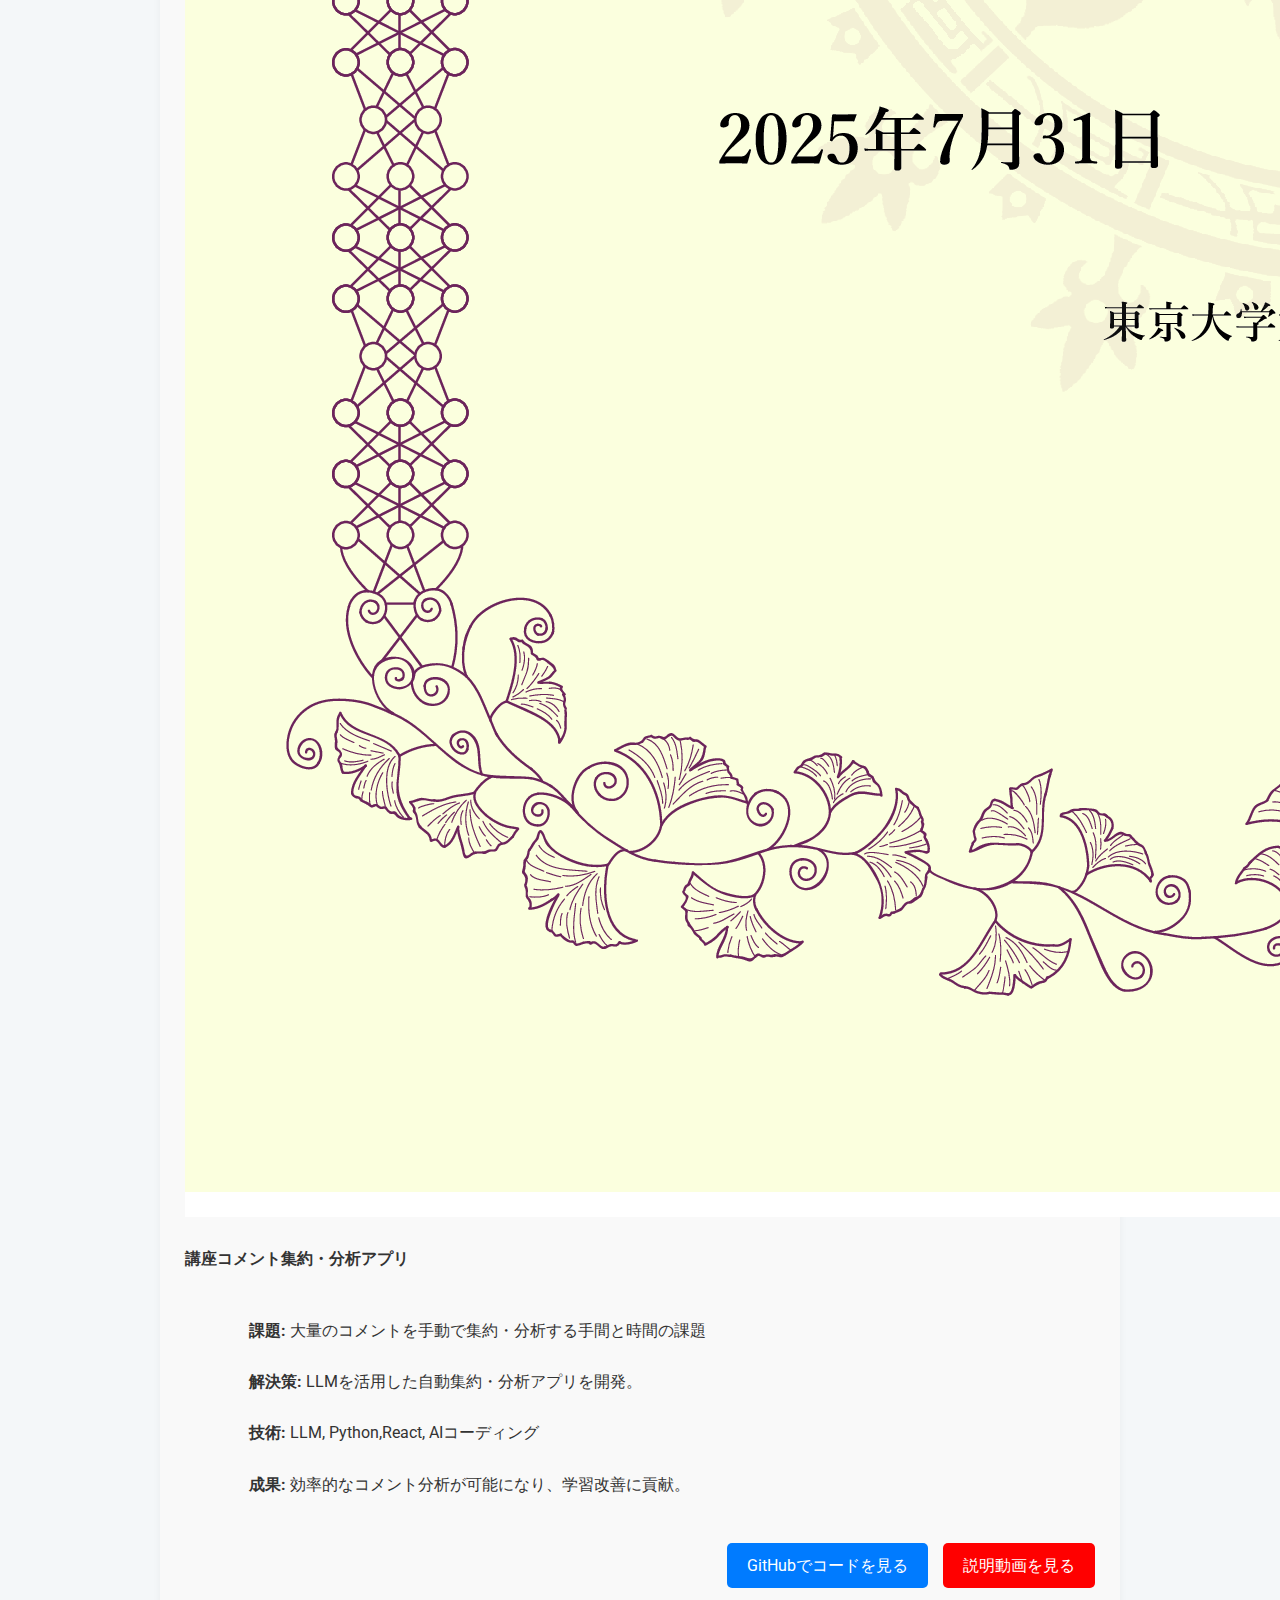
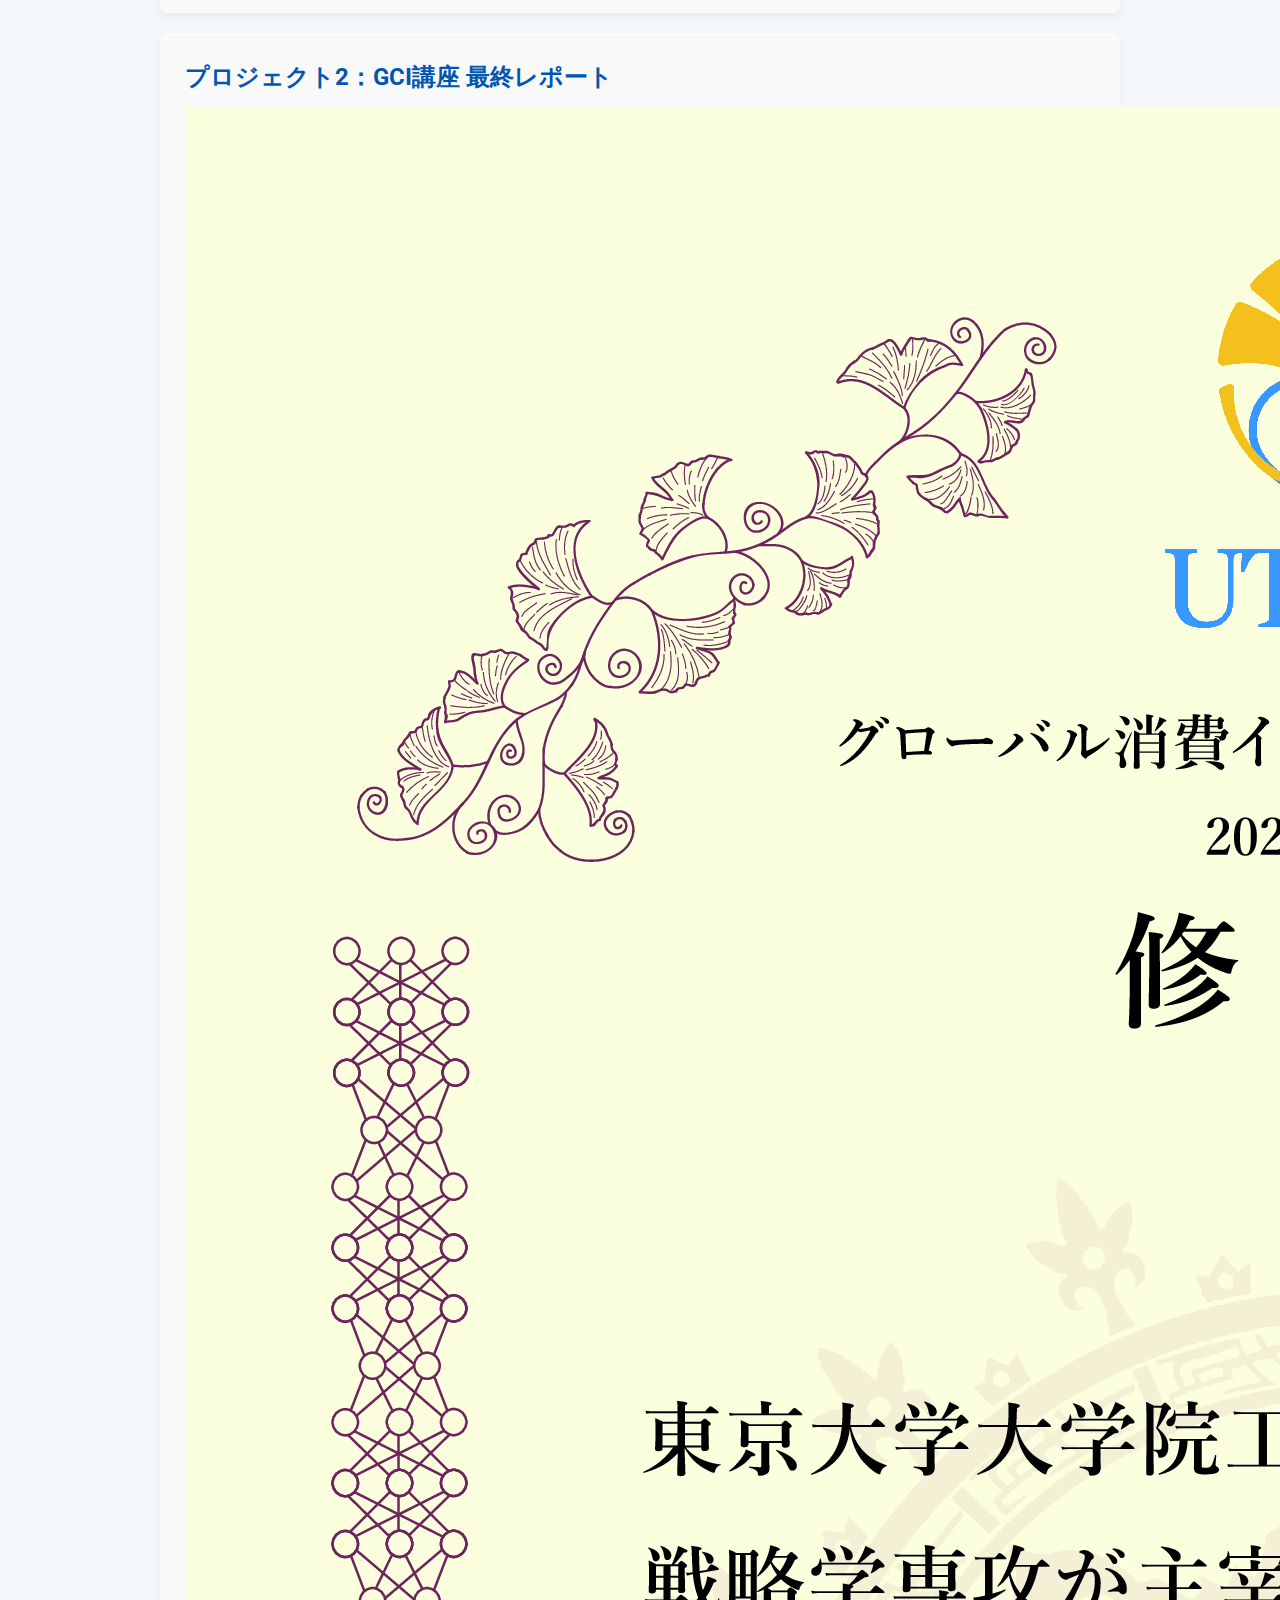
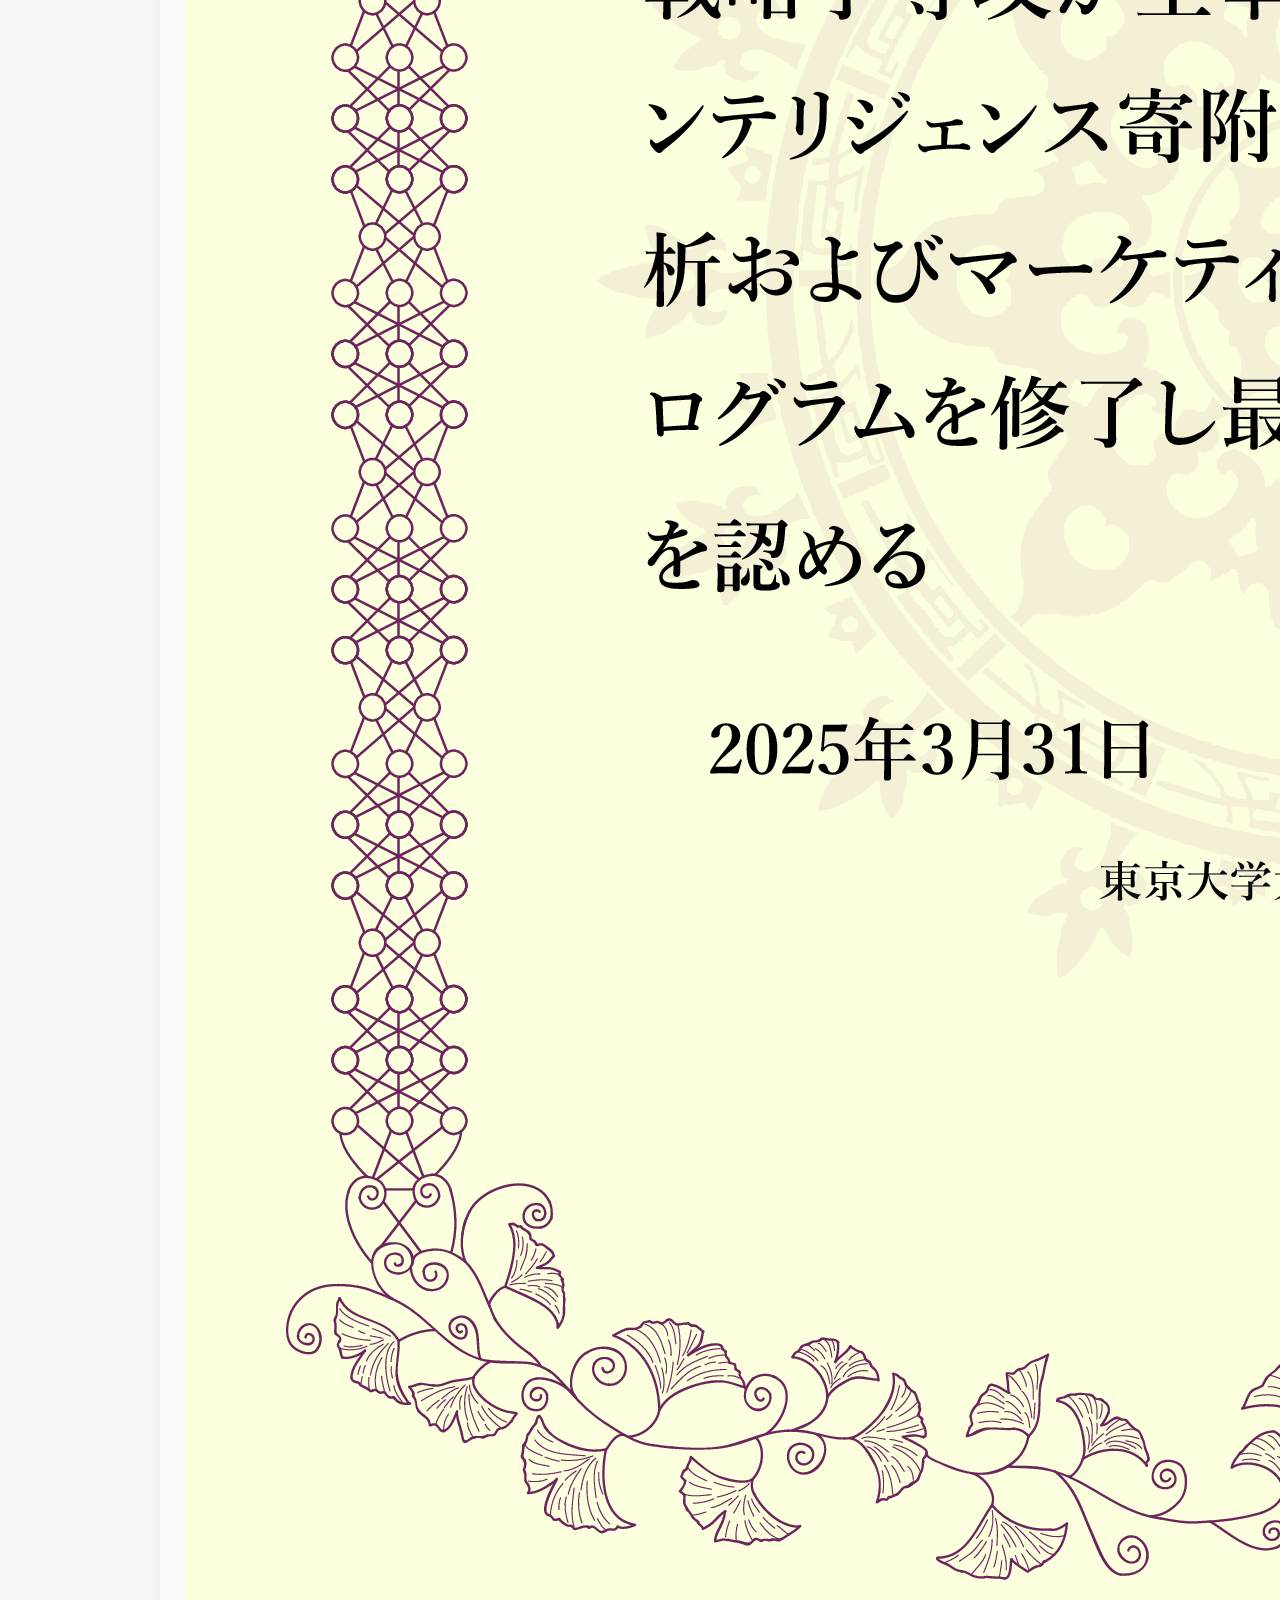
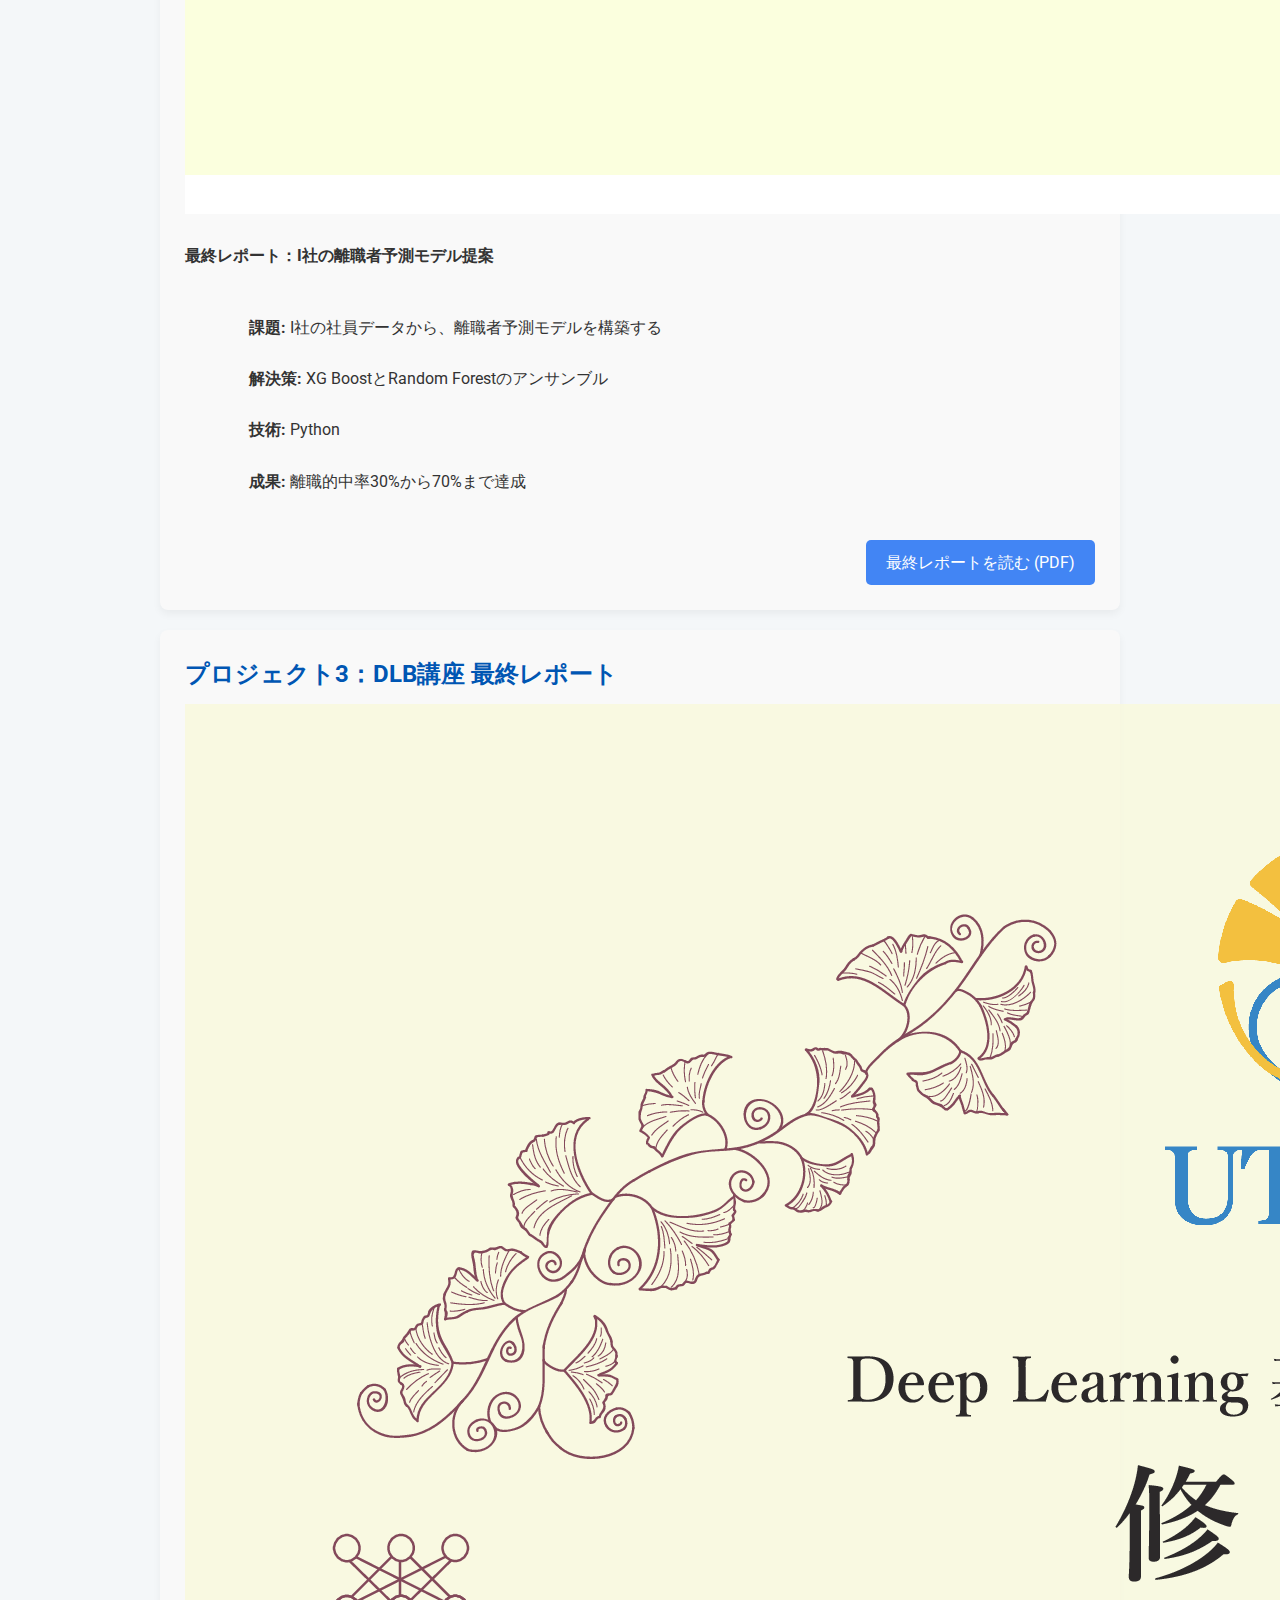
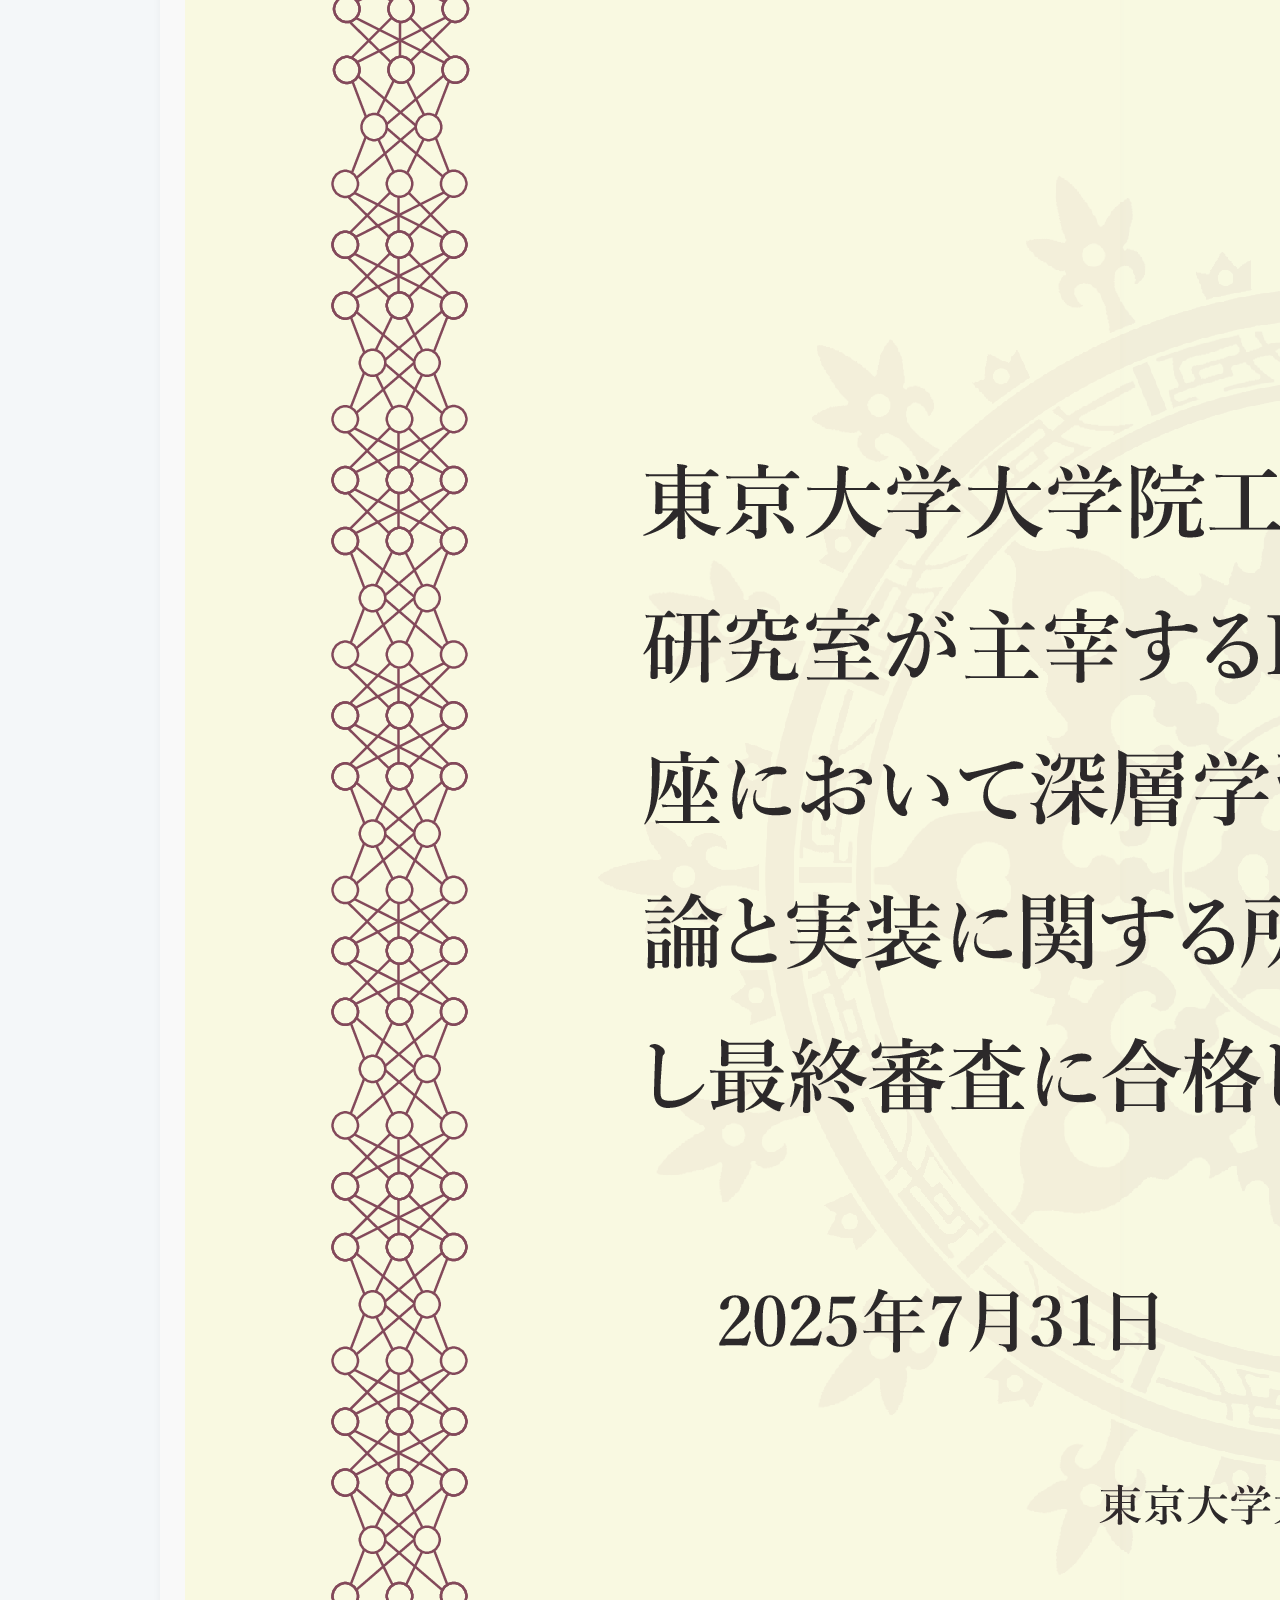
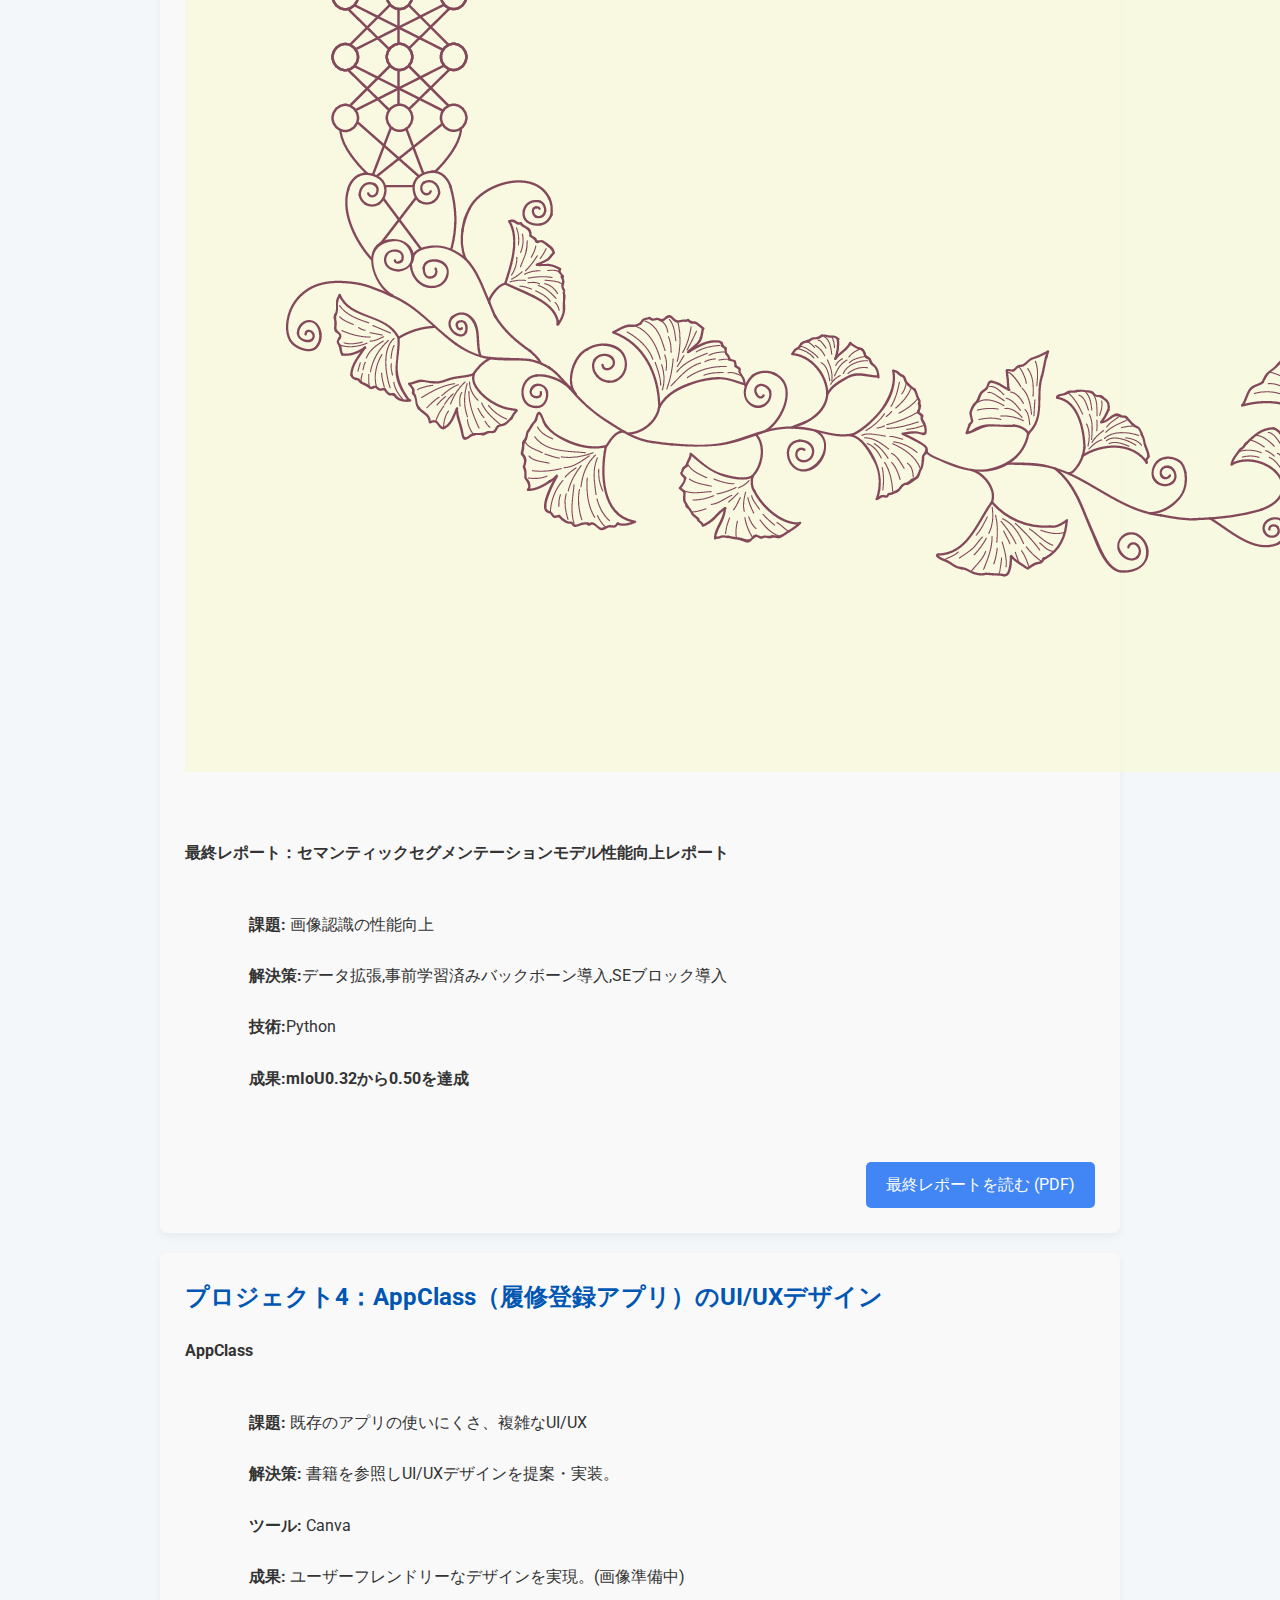
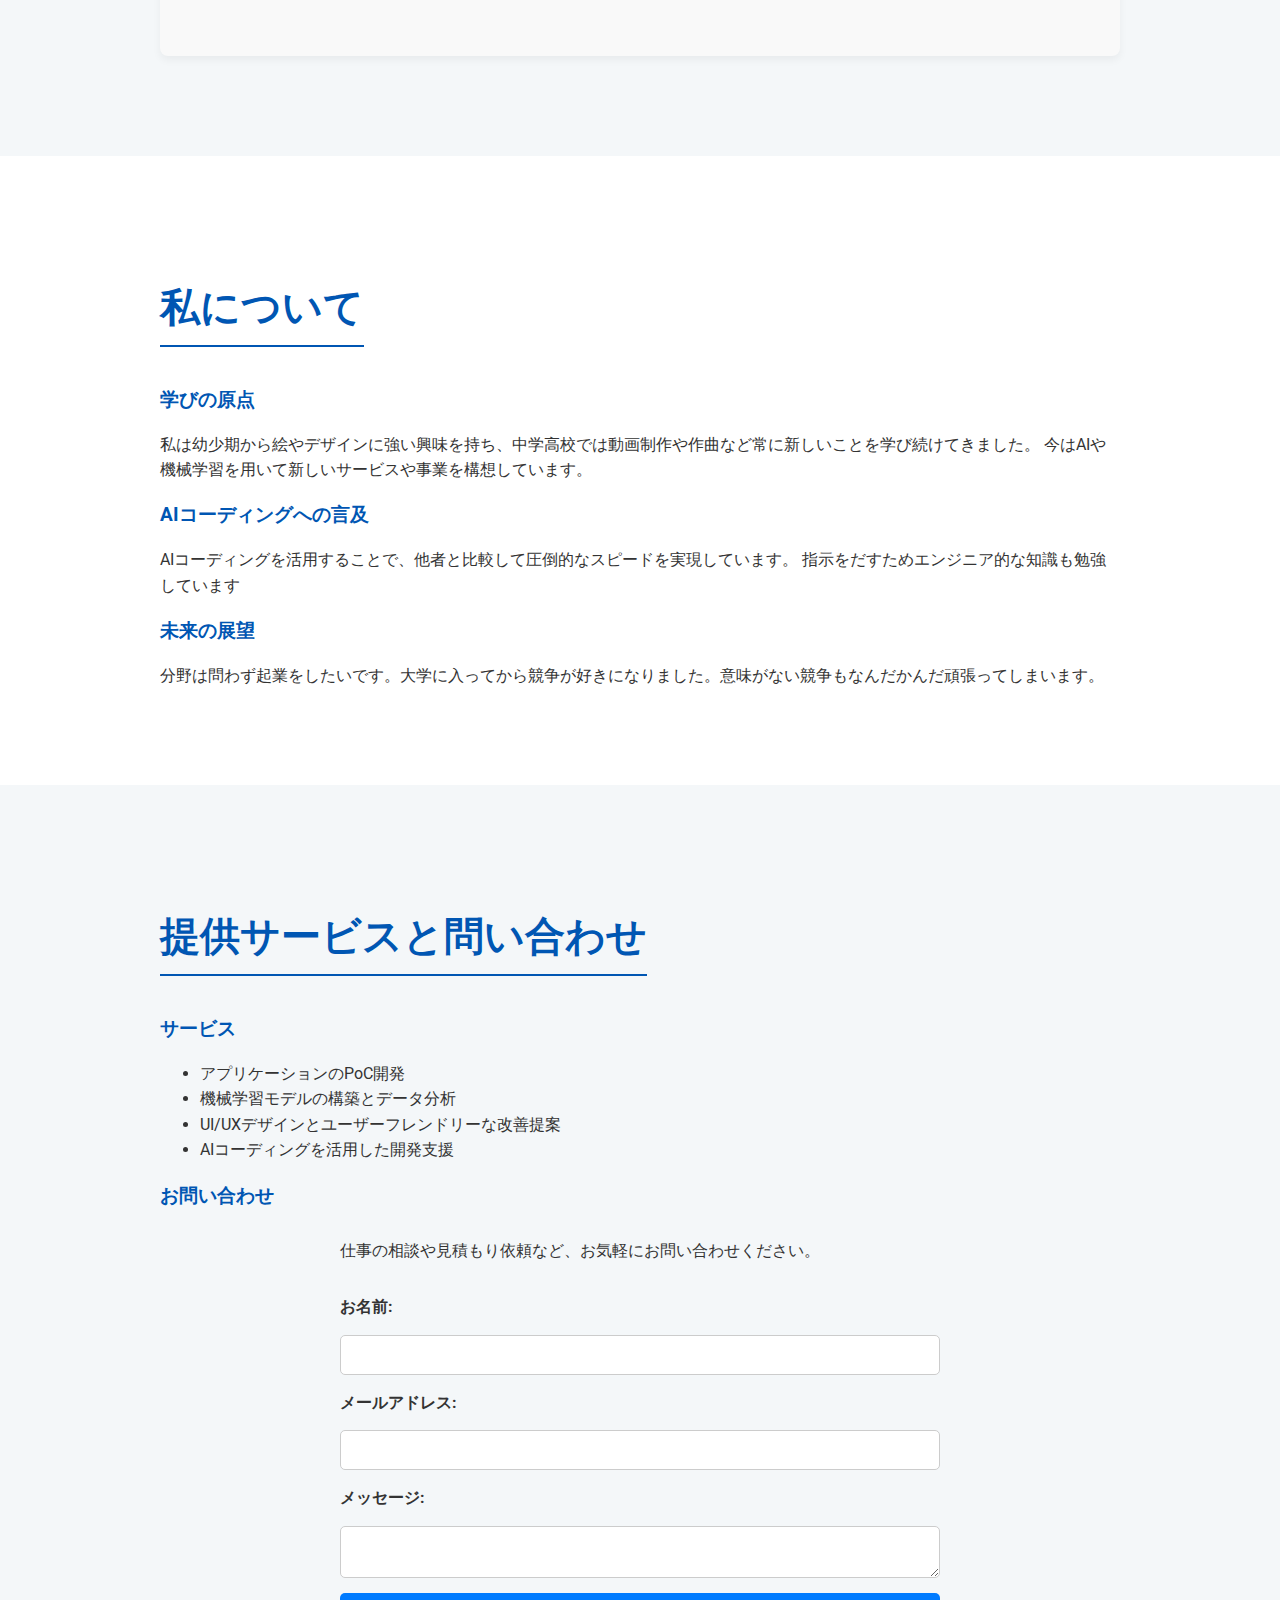
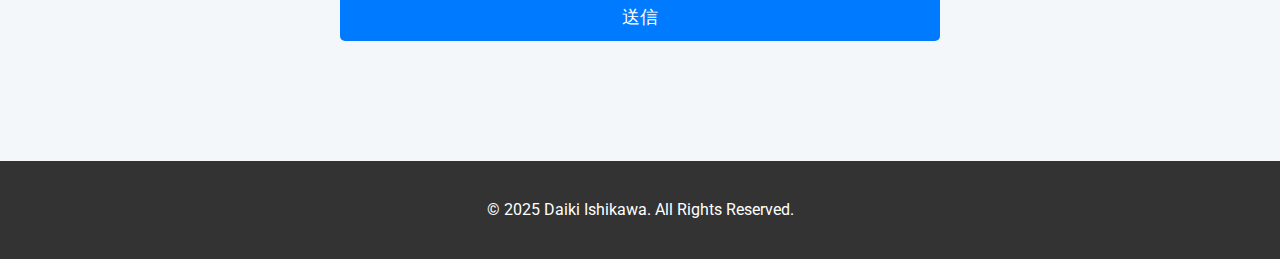
<file: engineer.html>
<!DOCTYPE html>
<html lang="ja">
<head>
    <meta charset="UTF-8">
    <meta name="viewport" content="width=device-width, initial-scale=1.0">
    <title>Daiki Ishikawa | ポートフォリオ</title>
    <link rel="stylesheet" href="css/style.css">
    <link rel="preconnect" href="https://fonts.googleapis.com">
    <link rel="preconnect" href="https://fonts.gstatic.com" crossorigin>
    <link href="https://fonts.googleapis.com/css2?family=Roboto:wght@400;700&display=swap" rel="stylesheet">
</head>
<body>
<header>
    <div class="header-content">
        <h1 class="catchphrase">AIとデザインで未来を創るAIエンジニア</h1>
        <p class="name">DAIKI ISHIKAWA</p>
        <nav class="page-nav">
            <a href="engineer.html" class="nav-btn active">エンジニア</a>
            <a href="designer.html" class="nav-btn">デザイナー</a>
        </nav>
    </div>
</header>

    <main>
        <section id="about">
            <div class="container">
                <div class="profile-intro">
                    <img src="img/profile.jpg" alt="あなたの顔写真" class="profile-photo">
                    <div class="text-content">
                        <h2>はじめまして</h2>
                        <p class="bio">
                            松尾研のGCI、DLB、AIE講座を修了し、機械学習とディープラーニングの知識を習得しました！<br>
                            LLMをアプリケーションに組み込む開発経験があります。<br>
                            開発プロセスでは、AIコーディングを積極的に活用し、高い生産性を実現しています。
                        </p>
                        <h3>スキルセット</h3>
                        <ul class="skills-list">
                            <li><strong>主なプログラミング言語:</strong> Python,C,React</li>
                            <li><strong>主なフレームワーク・ライブラリ:</strong> TensorFlow, PyTorch, scikit-learn</li>
                            <li><strong>分野:</strong> LLM開発、機械学習モデル構築、データ分析、UI/UXデザイン</li>
                            <li><strong>その他:</strong> AIコーディング、GitHub、バージョン管理</li>
                        </ul>
                    </div>
                </div>
            </div>
        </section>

<section id="projects">
    <div class="container">
        <h2>プロジェクト実績</h2>
        <div class="project-item">
            <div class="project-header">
                <h3>プロジェクト1：松尾研AIE講座でのLLMアプリ開発</h3>
                <img src="img/certificate_AIE.png" alt="AIE講座修了証" class="certificate-img">
            </div>
            <h4>講座コメント集約・分析アプリ</h4>
            <p class="project-description">
                <strong>課題:</strong> 大量のコメントを手動で集約・分析する手間と時間の課題<br>
                <strong>解決策:</strong> LLMを活用した自動集約・分析アプリを開発。<br>
                <strong>技術:</strong> LLM, Python,React, AIコーディング<br>
                <strong>成果:</strong> 効率的なコメント分析が可能になり、学習改善に貢献。
            </p>
            <div class="project-links">
                <a href="https://github.com/KamikiKei/AIE_final_assignment_PJ08" target="_blank" class="github-link">GitHubでコードを見る</a>
                <a href="https://youtu.be/nsX54D3WP0Q" target="_blank" class="video-link">説明動画を見る</a>
            </div>
        </div>

        <div class="project-item">
            <div class="project-header">
                <h3>プロジェクト2：GCI講座 最終レポート</h3>
                <img src="img/certificate_GCI.png" alt="GCI講座修了証" class="certificate-img">
            </div>
            <h4>最終レポート：I社の離職者予測モデル提案</h4>
            <p class="project-description">
                <strong>課題:</strong> I社の社員データから、離職者予測モデルを構築する<br>
                <strong>解決策:</strong> XG BoostとRandom Forestのアンサンブル<br>
                <strong>技術:</strong> Python<br>
                <strong>成果:</strong> 離職的中率30%から70%まで達成
            </p>
            <div class="project-links">
                <a href="reports/gci_report.pdf" target="_blank" rel="noopener noreferrer" class="report-link">最終レポートを読む (PDF)</a>
            </div>
        </div>

        <div class="project-item">
            <div class="project-header">
                <h3>プロジェクト3：DLB講座 最終レポート</h3>
                <img src="img/certificate_DLB.png" alt="DLB講座修了証" class="certificate-img">
            </div>
            <h4>最終レポート：セマンティックセグメンテーションモデル性能向上レポート</h4>
            <p class="project-description">
                <strong>課題:</strong> 画像認識の性能向上<br>
                <strong>解決策:</strong>データ拡張,事前学習済みバックボーン導入,SEブロック導入<br>
                <strong>技術:</strong>Python<br>
                <strong>成果:mIoU0.32から0.50を達成</strong> 

            <div class="project-links">
                <a href="reports/dlb_report.pdf" target="_blank" rel="noopener noreferrer" class="report-link">最終レポートを読む (PDF)</a>
            </div>
        </div>

        <div class="project-item">
            <div class="project-header">
                <h3>プロジェクト4：AppClass（履修登録アプリ）のUI/UXデザイン</h3>
            </div>
            <h4>AppClass</h4>
            <p class="project-description">
                <strong>課題:</strong> 既存のアプリの使いにくさ、複雑なUI/UX<br>
                <strong>解決策:</strong> 書籍を参照しUI/UXデザインを提案・実装。<br>
                <strong>ツール:</strong> Canva<br>
                <strong>成果:</strong> ユーザーフレンドリーなデザインを実現。(画像準備中)
            </p>
        </div>
    </div>

</section>

        <section id="story">
            <div class="container">
                <h2>私について</h2>
                <h3>学びの原点</h3>
                <p>
                    私は幼少期から絵やデザインに強い興味を持ち、中学高校では動画制作や作曲など常に新しいことを学び続けてきました。
                    今はAIや機械学習を用いて新しいサービスや事業を構想しています。
                </p>
                <h3>AIコーディングへの言及</h3>
                <p>
                    AIコーディングを活用することで、他者と比較して圧倒的なスピードを実現しています。
                    指示をだすためエンジニア的な知識も勉強しています
                </p>
                <h3>未来の展望</h3>
                <p>
                    分野は問わず起業をしたいです。大学に入ってから競争が好きになりました。意味がない競争もなんだかんだ頑張ってしまいます。
                </p>
            </div>
        </section>

        <section id="contact">
            <div class="container">
                <h2>提供サービスと問い合わせ</h2>
                <h3>サービス</h3>
                <ul class="services-list">
                    <li>アプリケーションのPoC開発</li>
                    <li>機械学習モデルの構築とデータ分析</li>
                    <li>UI/UXデザインとユーザーフレンドリーな改善提案</li>
                    <li>AIコーディングを活用した開発支援</li>
                </ul>
                <h3>お問い合わせ</h3>
                <form action="https://formspree.io/f/mldwoarg" method="POST">
                    <p>仕事の相談や見積もり依頼など、お気軽にお問い合わせください。</p>
                    <label for="name">お名前:</label>
                    <input type="text" id="name" name="name" required>
                    <label for="email">メールアドレス:</label>
                    <input type="email" id="email" name="_replyto" required>
                    <label for="message">メッセージ:</label>
                    <textarea id="message" name="message" required></textarea>
                    <button type="submit">送信</button>
                </form>
            </div>
        </section>
    </main>

    <footer>
        <p>&copy; 2025 Daiki Ishikawa. All Rights Reserved.</p>
    </footer>
</body>
</html>
</file>
<file: css/style.css>
/* 基本設定 */
body {
    font-family: 'Roboto', sans-serif;
    line-height: 1.6;
    margin: 0;
    padding: 0;
    background-color: #f4f7f9;
    color: #333;
}

.container {
    max-width: 960px;
    margin: 0 auto;
    padding: 20px;
}

h1, h2, h3 {
    font-weight: 700;
    color: #0056b3;
    margin-bottom: 10px;
}

h2 {
    text-align: center;
    margin-top: 40px;
    margin-bottom: 20px;
    font-size: 2.5em;
    border-bottom: 2px solid #0056b3;
    display: inline-block;
    padding-bottom: 5px;
}

/* ヘッダー */
header {
    background: linear-gradient(to right, #0056b3, #007bff);
    color: #fff;
    padding: 50px 0;
    text-align: center;
    position: relative;
    overflow: hidden;
}

.header-content {
    position: relative;
    z-index: 1;
}

.catchphrase {
    font-size: 2.5em;
    margin: 0;
    font-weight: 700;
}

.name {
    font-size: 1.2em;
    margin-top: 10px;
    font-weight: 400;
}

/* セクション */
section {
    padding: 60px 0;
}

section:nth-child(odd) {
    background-color: #fff;
}

/* 自己紹介セクション */
.profile-intro {
    display: flex;
    align-items: center;
    gap: 40px;
}

.profile-photo {
    width: 200px;
    height: 200px;
    border-radius: 50%;
    object-fit: cover;
    border: 5px solid #fff;
    box-shadow: 0 0 15px rgba(0, 0, 0, 0.1);
}

.skills-list {
    list-style: none;
    padding: 0;
    margin-top: 10px;
}

.skills-list li {
    margin-bottom: 5px;
}

/* プロジェクトセクション */
.project-item {
    background-color: #f9f9f9;
    padding: 25px;
    margin-bottom: 20px;
    border-radius: 8px;
    box-shadow: 0 4px 8px rgba(0, 0, 0, 0.05);
    transition: transform 0.3s ease;
}

.project-item:hover {
    transform: translateY(-5px);
}

.project-item h3 {
    margin-top: 0;
    font-size: 1.5em;
}

.project-description {
    white-space: pre-wrap;
}

.project-links {
    margin-top: 20px;
    display: flex;
    gap: 15px;
    justify-content: flex-end; /* ボタンを右寄せにする */
}

.github-link, .video-link, .report-link {
    display: inline-block;
    padding: 10px 20px;
    color: #fff;
    text-decoration: none;
    border-radius: 5px;
    transition: background-color 0.3s ease;
    text-align: center; /* テキストを中央揃えにする */
    white-space: nowrap; /* テキストの折り返しを防ぐ */
    flex: 0 1 auto; /* ボタンのサイズを自動調整 */
}

.github-link {
    background-color: #007bff;
}

.github-link:hover {
    background-color: #0056b3;
}

.video-link {
    background-color: #ff0000;
}

.video-link:hover {
    background-color: #cc0000;
}

.report-link {
    background-color: #4285f4;
}

.report-link:hover {
    background-color: #357ae8;
}

/* フォーム */
form {
    display: flex;
    flex-direction: column;
    gap: 15px;
    max-width: 600px;
    margin: 0 auto;
}

label {
    font-weight: 700;
}

input, textarea {
    padding: 10px;
    border: 1px solid #ccc;
    border-radius: 5px;
    font-size: 1em;
}

button {
    padding: 12px 20px;
    background-color: #007bff;
    color: #fff;
    border: none;
    border-radius: 5px;
    cursor: pointer;
    font-size: 1.1em;
    transition: background-color 0.3s ease;
}

button:hover {
    background-color: #0056b3;
}

/* フッター */
footer {
    text-align: center;
    padding: 20px 0;
    background-color: #333;
    color: #fff;
    margin-top: 40px;
}

/* レスポンシブデザイン */
@media (max-width: 768px) {
    .profile-intro {
        flex-direction: column;
        text-align: center;
    }
    
    .profile-photo {
        margin-bottom: 20px;
    }

    .project-links {
        flex-direction: column;
        gap: 10px;
    }
}
</file>
